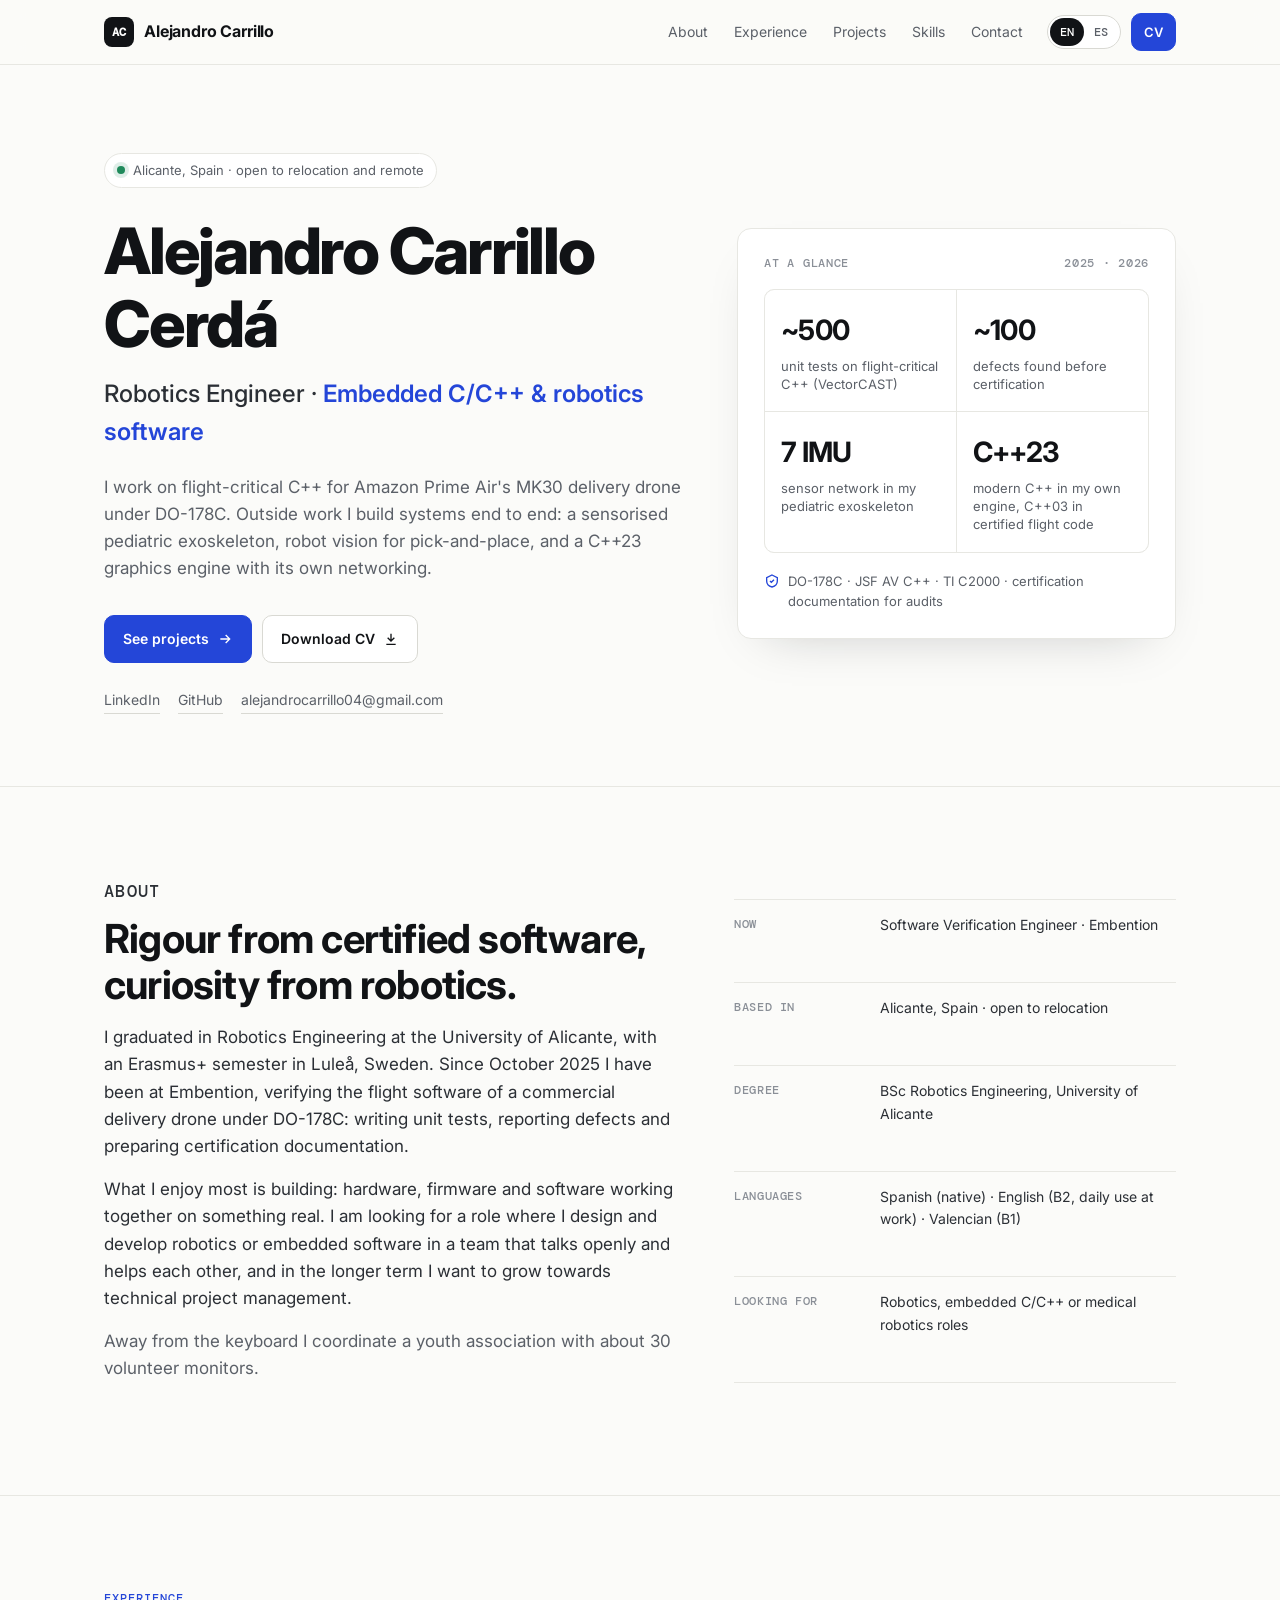
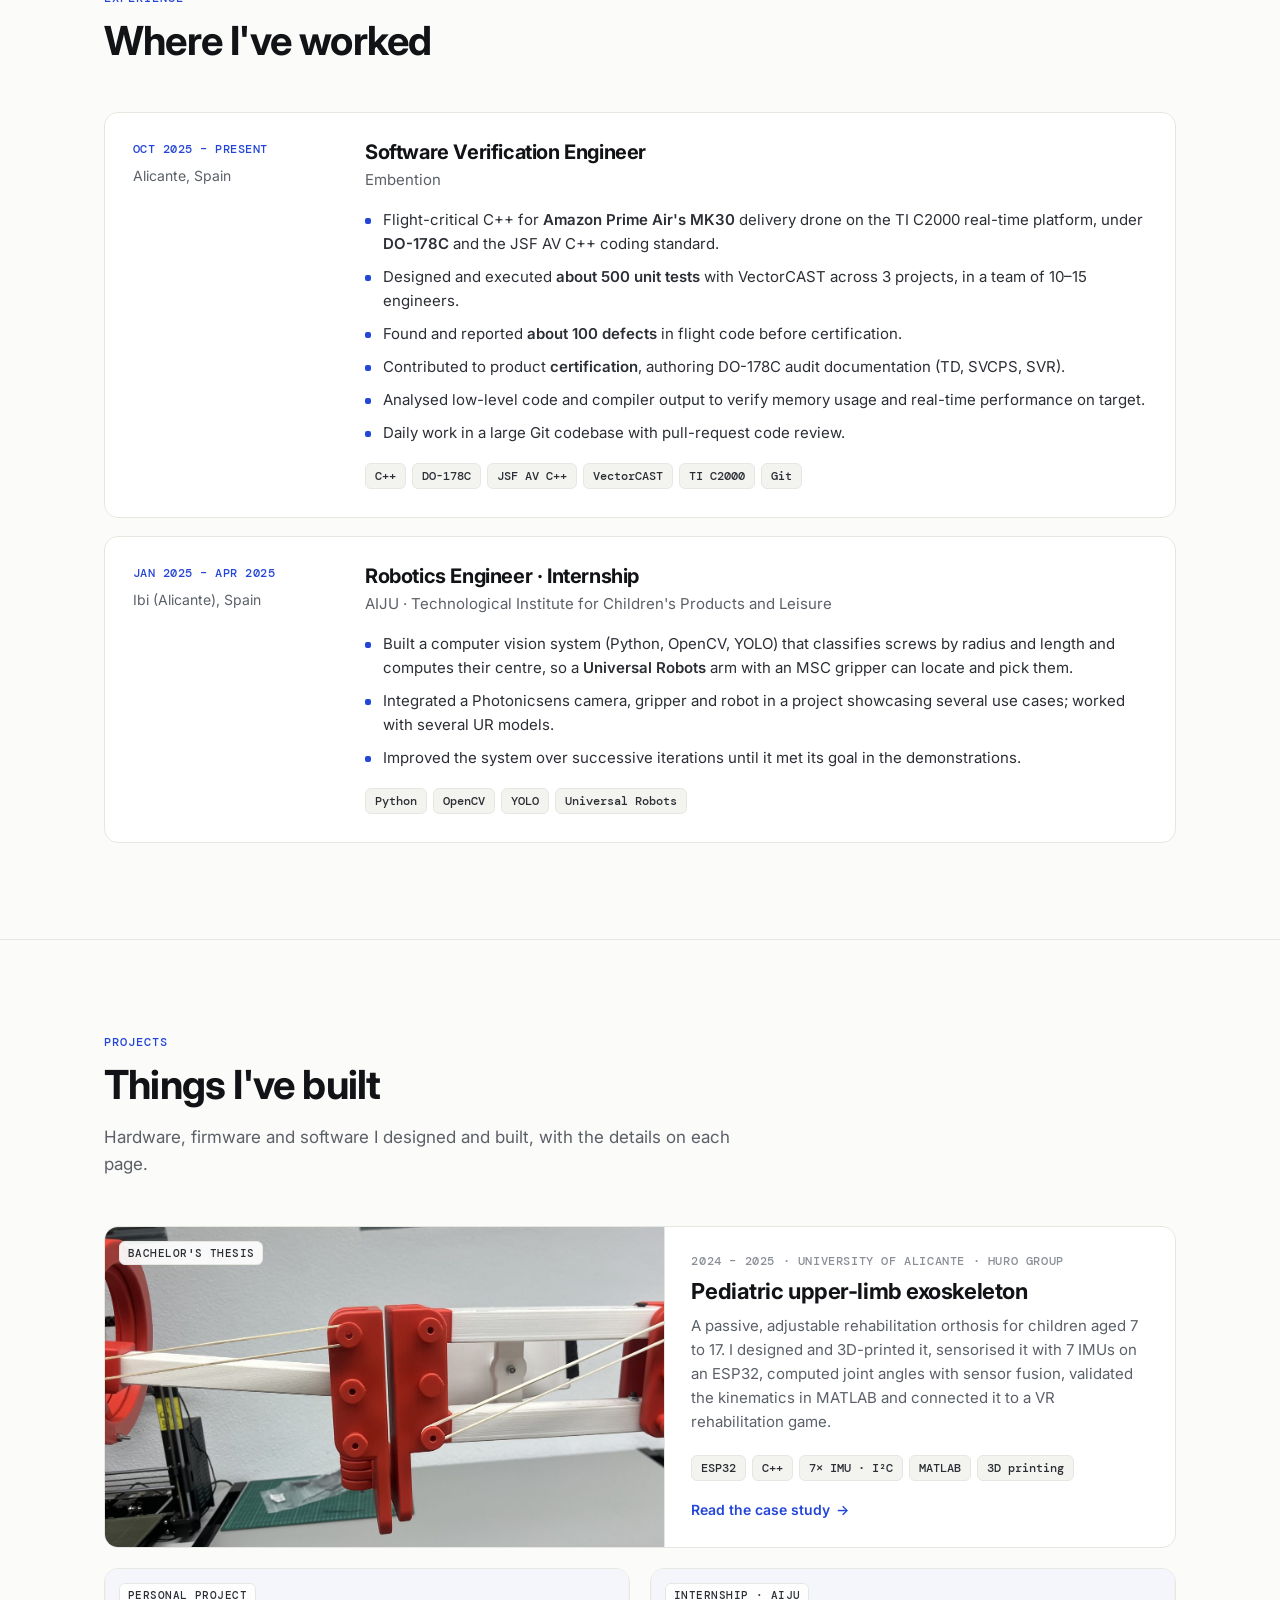
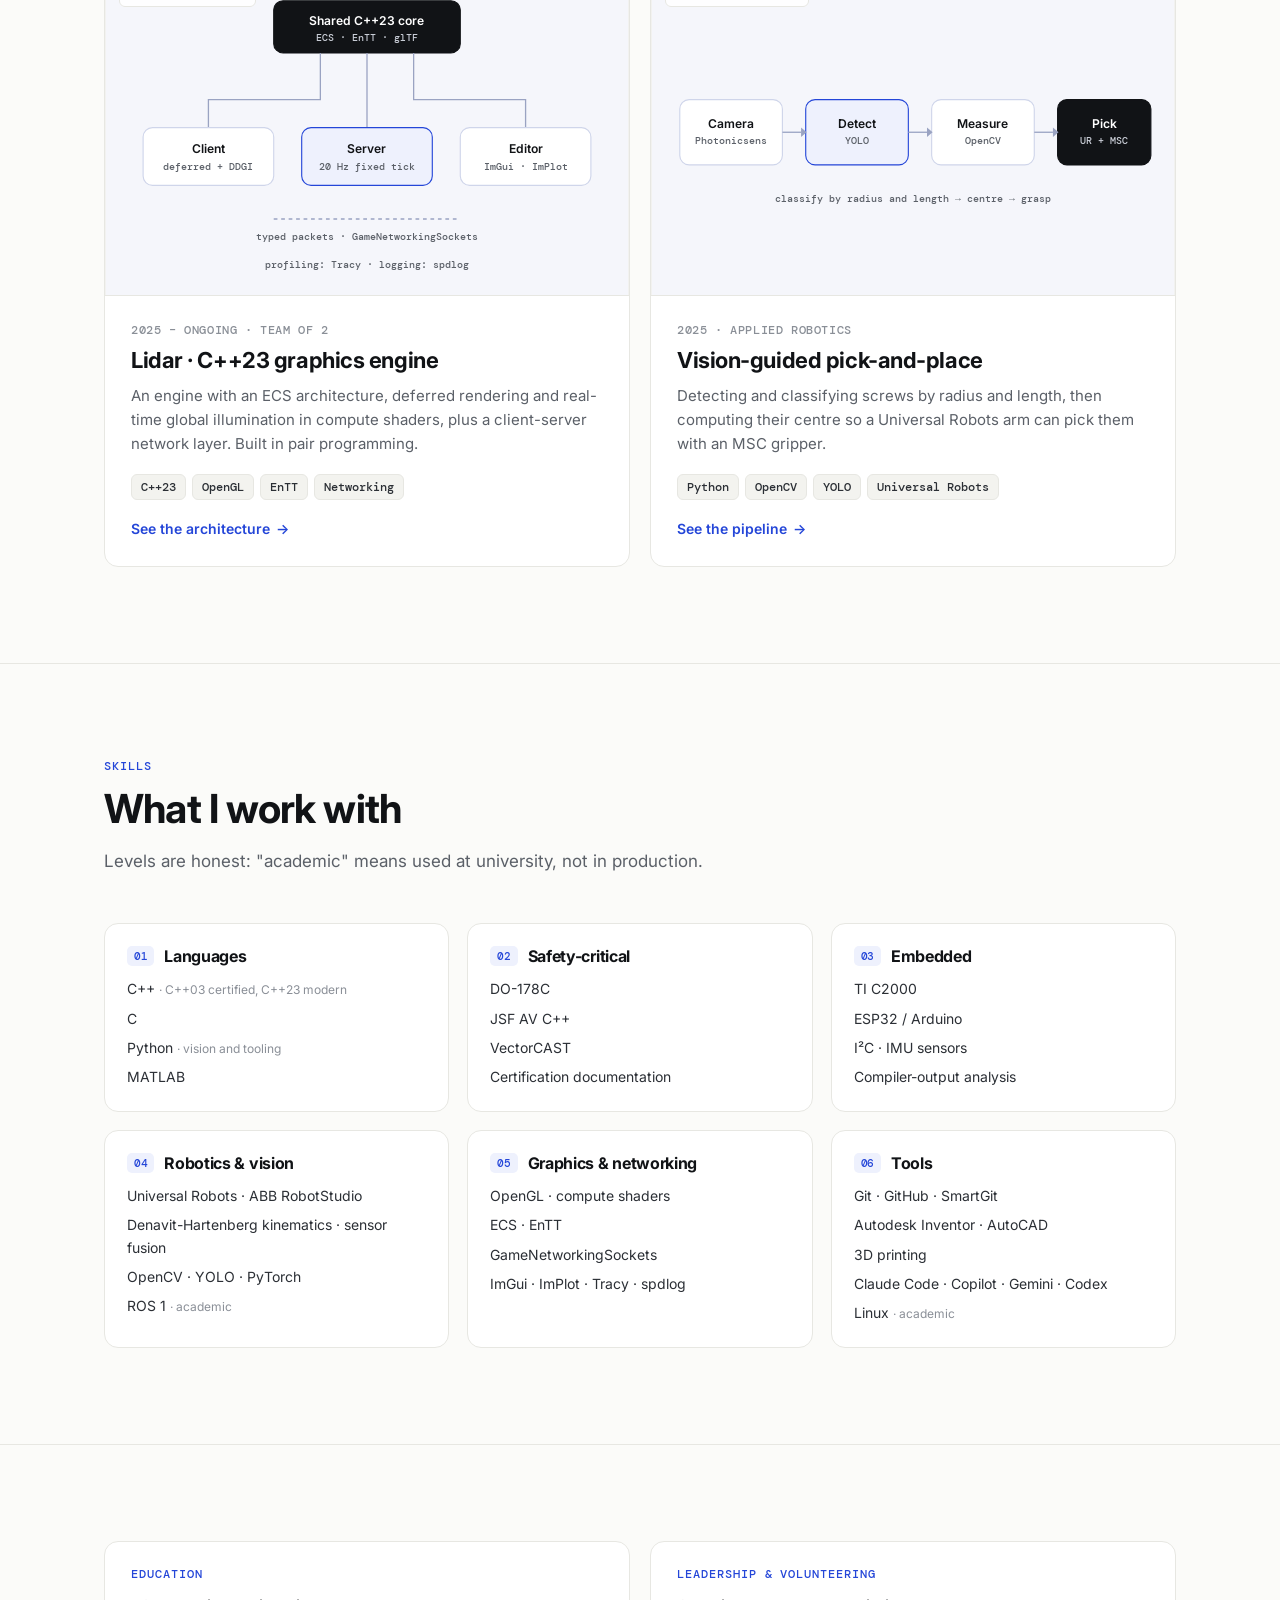
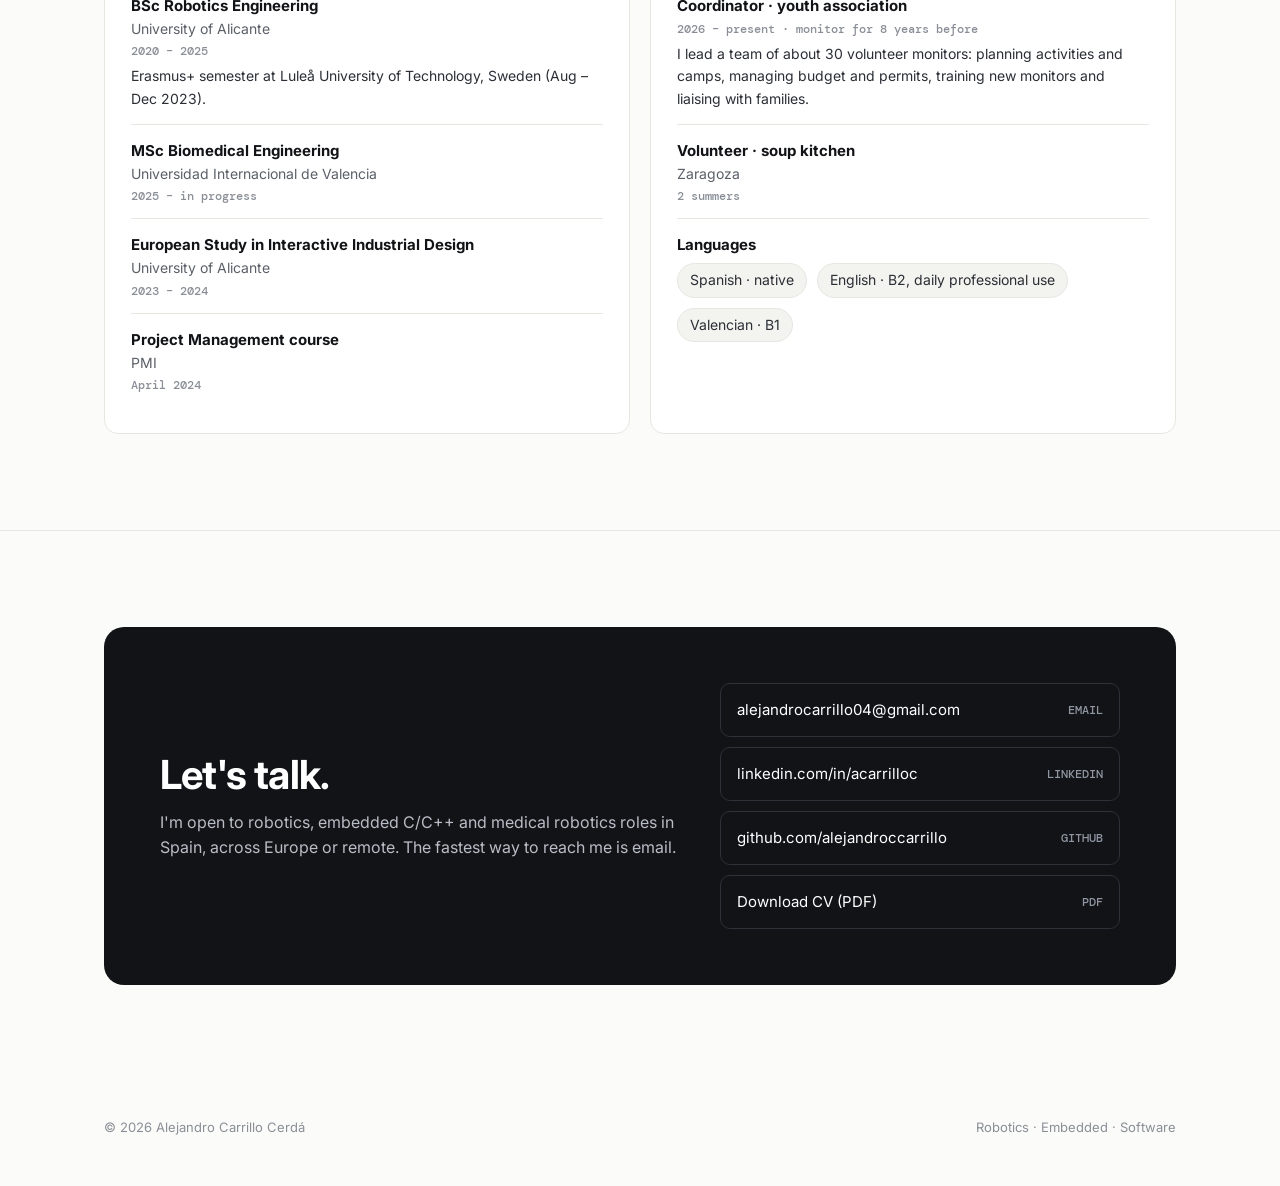
<file: index.html>
<!DOCTYPE html>
<html lang="en" data-ui-lang="en" class="no-js">
<head>
  <meta charset="UTF-8">
  <meta name="viewport" content="width=device-width, initial-scale=1.0">
  <title>Alejandro Carrillo Cerdá · Robotics & Embedded Software Engineer</title>
  <meta name="title-en" content="Alejandro Carrillo Cerdá · Robotics & Embedded Software Engineer">
  <meta name="title-es" content="Alejandro Carrillo Cerdá · Ingeniero de Robótica y Software Embebido">
  <meta name="description" content="Robotics Engineer working on flight-critical C++ (DO-178C) for Amazon Prime Air's MK30 drone. Embedded C/C++, robotics, computer vision and a C++23 graphics engine.">
  <meta property="og:title" content="Alejandro Carrillo Cerdá · Robotics & Embedded Software Engineer">
  <meta property="og:description" content="Flight-critical C++ under DO-178C, a sensorised pediatric exoskeleton, robot vision and a C++23 engine.">
  <meta property="og:type" content="website">
  <meta property="og:url" content="https://alejandroccarrillo.github.io/">
  <meta property="og:image" content="https://alejandroccarrillo.github.io/assets/exo/assembled-assistive.jpg">
  <link rel="icon" href="favicon.svg" type="image/svg+xml">
  <link rel="preconnect" href="https://fonts.googleapis.com">
  <link rel="preconnect" href="https://fonts.gstatic.com" crossorigin>
  <link href="https://fonts.googleapis.com/css2?family=DM+Mono:wght@400;500&family=Inter:wght@400;500;600;700;800&display=swap" rel="stylesheet">
  <link rel="stylesheet" href="style.css?v=7">
  <script>(function(){var l;try{l=localStorage.getItem('lang')}catch(e){}if(!l){l=(navigator.language||'en').toLowerCase().indexOf('es')===0?'es':'en'}document.documentElement.setAttribute('data-ui-lang',l);document.documentElement.setAttribute('lang',l)})();</script>
</head>
<body>
  <header class="nav">
    <div class="wrap">
      <a class="brand" href="#top"><span class="brand-mark">AC</span><span>Alejandro Carrillo</span></a>
      <nav class="nav-links" id="nav-links">
        <a href="#about"><span data-lang="en">About</span><span data-lang="es">Sobre mí</span></a>
        <a href="#experience"><span data-lang="en">Experience</span><span data-lang="es">Experiencia</span></a>
        <a href="#projects"><span data-lang="en">Projects</span><span data-lang="es">Proyectos</span></a>
        <a href="#skills"><span data-lang="en">Skills</span><span data-lang="es">Habilidades</span></a>
        <a href="#contact"><span data-lang="en">Contact</span><span data-lang="es">Contacto</span></a>
      </nav>
      <div class="nav-actions">
        <div class="lang-toggle" role="group" aria-label="Language">
          <button type="button" data-set="en" aria-pressed="true">EN</button>
          <button type="button" data-set="es" aria-pressed="false">ES</button>
        </div>
        <a class="btn btn-sm btn-primary" href="Alejandro_Carrillo_CV_EN.pdf" data-href-en="Alejandro_Carrillo_CV_EN.pdf" data-href-es="Alejandro_Carrillo_CV_ES.pdf" target="_blank" rel="noopener">CV</a>
        <button class="menu-toggle" type="button" aria-label="Menu" aria-controls="nav-links" aria-expanded="false"><svg viewBox="0 0 24 24" fill="none" stroke="currentColor" stroke-width="2" stroke-linecap="round"><path d="M4 7h16M4 12h16M4 17h16"/></svg></button>
      </div>
    </div>
  </header>

  <main id="top">
    <!-- ================= HERO ================= -->
    <section class="hero">
      <div class="wrap hero-grid">
        <div class="reveal">
          <div class="status"><i></i>
            <span data-lang="en">Alicante, Spain · open to relocation and remote</span>
            <span data-lang="es">Alicante, España · disponible para reubicación y remoto</span>
          </div>
          <h1>Alejandro Carrillo Cerdá</h1>
          <p class="role" data-lang="en">Robotics Engineer · <b>Embedded C/C++ & robotics software</b></p>
          <p class="role" data-lang="es">Ingeniero en Robótica · <b>C/C++ embebido y software para robótica</b></p>
          <p class="lead" data-lang="en">I work on flight-critical C++ for Amazon Prime Air's MK30 delivery drone under DO-178C. Outside work I build systems end to end: a sensorised pediatric exoskeleton, robot vision for pick-and-place, and a C++23 graphics engine with its own networking.</p>
          <p class="lead" data-lang="es">Trabajo en software de vuelo crítico en C++ para el dron de reparto MK30 de Amazon Prime Air, bajo DO-178C. Fuera del trabajo construyo sistemas de principio a fin: un exoesqueleto pediátrico sensorizado, visión artificial para pick-and-place y un motor gráfico en C++23 con red propia.</p>
          <div class="hero-actions">
            <a class="btn btn-primary" href="#projects"><span data-lang="en">See projects</span><span data-lang="es">Ver proyectos</span> <svg viewBox="0 0 24 24" fill="none" stroke="currentColor" stroke-width="2"><path d="M5 12h14M13 6l6 6-6 6"/></svg></a>
            <a class="btn" href="Alejandro_Carrillo_CV_EN.pdf" data-href-en="Alejandro_Carrillo_CV_EN.pdf" data-href-es="Alejandro_Carrillo_CV_ES.pdf" target="_blank" rel="noopener"><span data-lang="en">Download CV</span><span data-lang="es">Descargar CV</span> <svg viewBox="0 0 24 24" fill="none" stroke="currentColor" stroke-width="2"><path d="M12 4v11M7 10l5 5 5-5M5 20h14"/></svg></a>
          </div>
          <div class="hero-links">
            <a href="https://linkedin.com/in/acarrilloc" target="_blank" rel="noopener">LinkedIn</a>
            <a href="https://github.com/alejandroccarrillo" target="_blank" rel="noopener">GitHub</a>
            <a href="mailto:alejandrocarrillo04@gmail.com">alejandrocarrillo04@gmail.com</a>
          </div>
        </div>

        <aside class="spec-card reveal" aria-label="Highlights">
          <div class="spec-head"><span data-lang="en">At a glance</span><span data-lang="es">En resumen</span><span>2025 · 2026</span></div>
          <div class="metrics">
            <div class="metric"><b>~500</b><span data-lang="en">unit tests on flight-critical C++ (VectorCAST)</span><span data-lang="es">pruebas unitarias en C++ de vuelo crítico (VectorCAST)</span></div>
            <div class="metric"><b>~100</b><span data-lang="en">defects found before certification</span><span data-lang="es">defectos detectados antes de la certificación</span></div>
            <div class="metric"><b>7 IMU</b><span data-lang="en">sensor network in my pediatric exoskeleton</span><span data-lang="es">red de sensores de mi exoesqueleto pediátrico</span></div>
            <div class="metric"><b>C++23</b><span data-lang="en">modern C++ in my own engine, C++03 in certified flight code</span><span data-lang="es">C++ moderno en mi motor, C++03 en código de vuelo certificado</span></div>
          </div>
          <p class="spec-foot"><svg viewBox="0 0 24 24" fill="none" stroke="currentColor" stroke-width="2"><path d="M12 3l8 4v5c0 5-3.5 8-8 9-4.5-1-8-4-8-9V7l8-4z"/><path d="M9 12l2 2 4-4"/></svg>
            <span data-lang="en">DO-178C · JSF AV C++ · TI C2000 · certification documentation for audits</span>
            <span data-lang="es">DO-178C · JSF AV C++ · TI C2000 · documentación de certificación para auditorías</span>
          </p>
        </aside>
      </div>
    </section>

    <!-- ================= ABOUT ================= -->
    <section id="about" class="section">
      <div class="wrap about-grid">
        <div class="about-text reveal">
          <p class="kicker"><span data-lang="en">About</span><span data-lang="es">Sobre mí</span></p>
          <h2 class="section-title" data-lang="en">Rigour from certified software, curiosity from robotics.</h2>
          <h2 class="section-title" data-lang="es">El rigor del software certificado y la curiosidad de la robótica.</h2>
          <p data-lang="en">I graduated in Robotics Engineering at the University of Alicante, with an Erasmus+ semester in Luleå, Sweden. Since October 2025 I have been at Embention, verifying the flight software of a commercial delivery drone under DO-178C: writing unit tests, reporting defects and preparing certification documentation.</p>
          <p data-lang="es">Me gradué en Ingeniería Robótica en la Universidad de Alicante, con un semestre Erasmus+ en Luleå (Suecia). Desde octubre de 2025 estoy en Embention, verificando el software de vuelo de un dron de reparto comercial bajo DO-178C: pruebas unitarias, reporte de defectos y documentación de certificación.</p>
          <p data-lang="en">What I enjoy most is building: hardware, firmware and software working together on something real. I am looking for a role where I design and develop robotics or embedded software in a team that talks openly and helps each other, and in the longer term I want to grow towards technical project management.</p>
          <p data-lang="es">Lo que más disfruto es construir: hardware, firmware y software funcionando juntos en algo real. Busco un puesto donde diseñar y desarrollar software de robótica o embebido, en un equipo que se comunique y se ayude, y a más largo plazo quiero crecer hacia la gestión técnica de proyectos.</p>
          <p class="muted" data-lang="en">Away from the keyboard I coordinate a youth association with about 30 volunteer monitors.</p>
          <p class="muted" data-lang="es">Fuera del teclado coordino una asociación juvenil con unos 30 monitores voluntarios.</p>
        </div>
        <dl class="facts reveal">
          <div><dt data-lang="en">Now</dt><dt data-lang="es">Ahora</dt><dd>Software Verification Engineer · Embention</dd></div>
          <div><dt data-lang="en">Based in</dt><dt data-lang="es">Ubicación</dt><dd data-lang="en">Alicante, Spain · open to relocation</dd><dd data-lang="es">Alicante, España · abierto a reubicarme</dd></div>
          <div><dt data-lang="en">Degree</dt><dt data-lang="es">Formación</dt><dd data-lang="en">BSc Robotics Engineering, University of Alicante</dd><dd data-lang="es">Grado en Ingeniería Robótica, Universidad de Alicante</dd></div>
          <div><dt data-lang="en">Languages</dt><dt data-lang="es">Idiomas</dt><dd data-lang="en">Spanish (native) · English (B2, daily use at work) · Valencian (B1)</dd><dd data-lang="es">Castellano (nativo) · Inglés (B2, uso diario en el trabajo) · Valenciano (B1)</dd></div>
          <div><dt data-lang="en">Looking for</dt><dt data-lang="es">Busco</dt><dd data-lang="en">Robotics, embedded C/C++ or medical robotics roles</dd><dd data-lang="es">Puestos de robótica, C/C++ embebido o robótica médica</dd></div>
        </dl>
      </div>
    </section>

    <!-- ================= EXPERIENCE ================= -->
    <section id="experience" class="section">
      <div class="wrap">
        <div class="section-head reveal">
          <p class="kicker"><span data-lang="en">Experience</span><span data-lang="es">Experiencia</span></p>
          <h2 class="section-title" data-lang="en">Where I've worked</h2>
          <h2 class="section-title" data-lang="es">Dónde he trabajado</h2>
        </div>
        <div class="timeline">
          <article class="job reveal">
            <div class="job-meta">
              <span class="date" data-lang="en">Oct 2025 – Present</span><span class="date" data-lang="es">Oct. 2025 – Actualidad</span>
              <span>Alicante, <span data-lang="en">Spain</span><span data-lang="es">España</span></span>
            </div>
            <div>
              <h3 data-lang="en">Software Verification Engineer</h3><h3 data-lang="es">Ingeniero de Verificación de Software</h3>
              <p class="org">Embention</p>
              <ul data-lang="en">
                <li>Flight-critical C++ for <b>Amazon Prime Air's MK30</b> delivery drone on the TI C2000 real-time platform, under <b>DO-178C</b> and the JSF AV C++ coding standard.</li>
                <li>Designed and executed <b>about 500 unit tests</b> with VectorCAST across 3 projects, in a team of 10–15 engineers.</li>
                <li>Found and reported <b>about 100 defects</b> in flight code before certification.</li>
                <li>Contributed to product <b>certification</b>, authoring DO-178C audit documentation (TD, SVCPS, SVR).</li>
                <li>Analysed low-level code and compiler output to verify memory usage and real-time performance on target.</li>
                <li>Daily work in a large Git codebase with pull-request code review.</li>
              </ul>
              <ul data-lang="es">
                <li>Software de vuelo crítico en C++ para el dron de reparto <b>MK30 de Amazon Prime Air</b>, sobre la plataforma de tiempo real TI C2000, bajo <b>DO-178C</b> y la norma de codificación JSF AV C++.</li>
                <li>Diseño y ejecución de <b>unas 500 pruebas unitarias</b> con VectorCAST en 3 proyectos, en un equipo de 10–15 ingenieros.</li>
                <li>Detección y reporte de <b>unos 100 defectos</b> en código de vuelo antes de su certificación.</li>
                <li>Participación en la <b>certificación</b> del producto: documentación para auditorías DO-178C (TD, SVCPS, SVR).</li>
                <li>Análisis de código de bajo nivel y de la salida del compilador para verificar memoria y rendimiento en tiempo real en el target.</li>
                <li>Trabajo diario en un codebase Git de gran tamaño con revisión de código mediante pull requests.</li>
              </ul>
              <div class="tags"><span>C++</span><span>DO-178C</span><span>JSF AV C++</span><span>VectorCAST</span><span>TI C2000</span><span>Git</span></div>
            </div>
          </article>
          <article class="job reveal">
            <div class="job-meta">
              <span class="date" data-lang="en">Jan 2025 – Apr 2025</span><span class="date" data-lang="es">Ene. 2025 – Abr. 2025</span>
              <span>Ibi (Alicante), <span data-lang="en">Spain</span><span data-lang="es">España</span></span>
            </div>
            <div>
              <h3 data-lang="en">Robotics Engineer · Internship</h3><h3 data-lang="es">Ingeniero Robótico · Prácticas</h3>
              <p class="org">AIJU · <span data-lang="en">Technological Institute for Children's Products and Leisure</span><span data-lang="es">Instituto Tecnológico de Producto Infantil y Ocio</span></p>
              <ul data-lang="en">
                <li>Built a computer vision system (Python, OpenCV, YOLO) that classifies screws by radius and length and computes their centre, so a <b>Universal Robots</b> arm with an MSC gripper can locate and pick them.</li>
                <li>Integrated a Photonicsens camera, gripper and robot in a project showcasing several use cases; worked with several UR models.</li>
                <li>Improved the system over successive iterations until it met its goal in the demonstrations.</li>
              </ul>
              <ul data-lang="es">
                <li>Desarrollo de un sistema de visión artificial (Python, OpenCV, YOLO) que clasifica tornillos por radio y longitud y calcula su centro para que un brazo <b>Universal Robots</b> con pinza MSC los localice y los coja.</li>
                <li>Integración de cámara Photonicsens, pinza y robot en un proyecto que mostraba varios casos de uso; trabajo con distintos modelos de UR.</li>
                <li>Mejora del sistema mediante iteraciones sucesivas hasta cumplir su objetivo en las demostraciones.</li>
              </ul>
              <div class="tags"><span>Python</span><span>OpenCV</span><span>YOLO</span><span>Universal Robots</span></div>
            </div>
          </article>
        </div>
      </div>
    </section>

    <!-- ================= PROJECTS ================= -->
    <section id="projects" class="section">
      <div class="wrap">
        <div class="section-head reveal">
          <p class="kicker"><span data-lang="en">Projects</span><span data-lang="es">Proyectos</span></p>
          <h2 class="section-title" data-lang="en">Things I've built</h2>
          <h2 class="section-title" data-lang="es">Lo que he construido</h2>
          <p class="section-intro" data-lang="en">Hardware, firmware and software I designed and built, with the details on each page.</p>
          <p class="section-intro" data-lang="es">Hardware, firmware y software que he diseñado y construido, con los detalles en cada página.</p>
        </div>
        <div class="projects">
          <a class="project featured reveal" href="exoskeleton.html">
            <div class="project-media">
              <img src="assets/exo/assembled-assistive.jpg" alt="3D-printed pediatric upper-limb exoskeleton prototype with elastic bands" loading="lazy">
              <span class="badge" data-lang="en">Bachelor's thesis</span><span class="badge" data-lang="es">TFG</span>
            </div>
            <div class="project-body">
              <p class="meta">2024 – 2025 · <span data-lang="en">University of Alicante · HURO group</span><span data-lang="es">Universidad de Alicante · grupo HURO</span></p>
              <h3 data-lang="en">Pediatric upper-limb exoskeleton</h3><h3 data-lang="es">Exoesqueleto pediátrico de miembro superior</h3>
              <p data-lang="en">A passive, adjustable rehabilitation orthosis for children aged 7 to 17. I designed and 3D-printed it, sensorised it with 7 IMUs on an ESP32, computed joint angles with sensor fusion, validated the kinematics in MATLAB and connected it to a VR rehabilitation game.</p>
              <p data-lang="es">Una órtesis de rehabilitación pasiva y ajustable para niños de 7 a 17 años. La diseñé e imprimí en 3D, la sensoricé con 7 IMU sobre una ESP32, calculé los ángulos articulares con fusión de sensores, validé la cinemática en MATLAB y la conecté a un juego de rehabilitación en realidad virtual.</p>
              <div class="tags"><span>ESP32</span><span>C++</span><span>7× IMU · I²C</span><span>MATLAB</span><span>3D printing</span></div>
              <span class="more"><span data-lang="en">Read the case study</span><span data-lang="es">Ver el proyecto</span> →</span>
            </div>
          </a>

          <a class="project reveal" href="lidar.html">
            <div class="project-media">
              <svg viewBox="0 0 560 350" role="img" aria-label="Lidar engine architecture: one codebase builds client, server and editor">
                <rect class="dg-bg" width="560" height="350"/>
                <rect class="dg-box dark" x="180" y="34" width="200" height="56" rx="10"/><text class="dg-w" x="280" y="60" text-anchor="middle">Shared C++23 core</text><text class="dg-ws" x="280" y="77" text-anchor="middle">ECS · EnTT · glTF</text>
                <path class="dg-line" d="M230 90 V140 H110 V170"/><path class="dg-line" d="M280 90 V170"/><path class="dg-line" d="M330 90 V140 H450 V170"/>
                <rect class="dg-box" x="40" y="170" width="140" height="62" rx="10"/><text class="dg-t" x="110" y="197" text-anchor="middle">Client</text><text class="dg-s" x="110" y="215" text-anchor="middle">deferred + DDGI</text>
                <rect class="dg-box acc" x="210" y="170" width="140" height="62" rx="10"/><text class="dg-t" x="280" y="197" text-anchor="middle">Server</text><text class="dg-s" x="280" y="215" text-anchor="middle">20 Hz fixed tick</text>
                <rect class="dg-box" x="380" y="170" width="140" height="62" rx="10"/><text class="dg-t" x="450" y="197" text-anchor="middle">Editor</text><text class="dg-s" x="450" y="215" text-anchor="middle">ImGui · ImPlot</text>
                <path class="dg-line" d="M180 268 H380" stroke-dasharray="4 4"/><text class="dg-s" x="280" y="290" text-anchor="middle">typed packets · GameNetworkingSockets</text>
                <text class="dg-s" x="280" y="320" text-anchor="middle">profiling: Tracy · logging: spdlog</text>
              </svg>
              <span class="badge" data-lang="en">Personal project</span><span class="badge" data-lang="es">Proyecto personal</span>
            </div>
            <div class="project-body">
              <p class="meta">2025 – <span data-lang="en">ongoing · team of 2</span><span data-lang="es">en curso · equipo de 2</span></p>
              <h3 data-lang="en">Lidar · C++23 graphics engine</h3><h3 data-lang="es">Lidar · motor gráfico en C++23</h3>
              <p data-lang="en">An engine with an ECS architecture, deferred rendering and real-time global illumination in compute shaders, plus a client-server network layer. Built in pair programming.</p>
              <p data-lang="es">Un motor con arquitectura ECS, renderizado diferido e iluminación global en tiempo real en compute shaders, más una capa de red cliente-servidor. Desarrollado en pair programming.</p>
              <div class="tags"><span>C++23</span><span>OpenGL</span><span>EnTT</span><span>Networking</span></div>
              <span class="more"><span data-lang="en">See the architecture</span><span data-lang="es">Ver la arquitectura</span> →</span>
            </div>
          </a>

          <a class="project reveal" href="vision.html">
            <div class="project-media">
              <svg viewBox="0 0 560 350" role="img" aria-label="Vision pipeline: camera, YOLO detection, measurement and pick with a Universal Robots arm">
                <rect class="dg-bg" width="560" height="350"/>
                <rect class="dg-box" x="30" y="140" width="110" height="70" rx="10"/><text class="dg-t" x="85" y="170" text-anchor="middle">Camera</text><text class="dg-s" x="85" y="188" text-anchor="middle">Photonicsens</text>
                <rect class="dg-box acc" x="165" y="140" width="110" height="70" rx="10"/><text class="dg-t" x="220" y="170" text-anchor="middle">Detect</text><text class="dg-s" x="220" y="188" text-anchor="middle">YOLO</text>
                <rect class="dg-box" x="300" y="140" width="110" height="70" rx="10"/><text class="dg-t" x="355" y="170" text-anchor="middle">Measure</text><text class="dg-s" x="355" y="188" text-anchor="middle">OpenCV</text>
                <rect class="dg-box dark" x="435" y="140" width="100" height="70" rx="10"/><text class="dg-w" x="485" y="170" text-anchor="middle">Pick</text><text class="dg-ws" x="485" y="188" text-anchor="middle">UR + MSC</text>
                <path class="dg-line" d="M140 175 H160"/><path class="dg-arrow" d="M160 170 l6 5 -6 5z"/>
                <path class="dg-line" d="M275 175 H295"/><path class="dg-arrow" d="M295 170 l6 5 -6 5z"/>
                <path class="dg-line" d="M410 175 H430"/><path class="dg-arrow" d="M430 170 l6 5 -6 5z"/>
                <text class="dg-s" x="280" y="250" text-anchor="middle">classify by radius and length → centre → grasp</text>
              </svg>
              <span class="badge" data-lang="en">Internship · AIJU</span><span class="badge" data-lang="es">Prácticas · AIJU</span>
            </div>
            <div class="project-body">
              <p class="meta">2025 · <span data-lang="en">Applied robotics</span><span data-lang="es">Robótica aplicada</span></p>
              <h3 data-lang="en">Vision-guided pick-and-place</h3><h3 data-lang="es">Pick-and-place guiado por visión</h3>
              <p data-lang="en">Detecting and classifying screws by radius and length, then computing their centre so a Universal Robots arm can pick them with an MSC gripper.</p>
              <p data-lang="es">Detección y clasificación de tornillos por radio y longitud, y cálculo de su centro para que un brazo Universal Robots los coja con una pinza MSC.</p>
              <div class="tags"><span>Python</span><span>OpenCV</span><span>YOLO</span><span>Universal Robots</span></div>
              <span class="more"><span data-lang="en">See the pipeline</span><span data-lang="es">Ver el sistema</span> →</span>
            </div>
          </a>
        </div>
      </div>
    </section>

    <!-- ================= SKILLS ================= -->
    <section id="skills" class="section">
      <div class="wrap">
        <div class="section-head reveal">
          <p class="kicker"><span data-lang="en">Skills</span><span data-lang="es">Habilidades</span></p>
          <h2 class="section-title" data-lang="en">What I work with</h2>
          <h2 class="section-title" data-lang="es">Con qué trabajo</h2>
          <p class="section-intro" data-lang="en">Levels are honest: "academic" means used at university, not in production.</p>
          <p class="section-intro" data-lang="es">Los niveles son honestos: "académico" significa usado en la universidad, no en producción.</p>
        </div>
        <div class="skills">
          <div class="skill reveal"><h3><span>01</span><span data-lang="en">Languages</span><span data-lang="es">Lenguajes</span></h3>
            <ul><li>C++ <small>· C++03 certified, C++23 modern</small></li><li>C</li><li>Python <small data-lang="en">· vision and tooling</small><small data-lang="es">· visión y herramientas</small></li><li>MATLAB</li></ul></div>
          <div class="skill reveal"><h3><span>02</span><span data-lang="en">Safety-critical</span><span data-lang="es">Software crítico</span></h3>
            <ul><li>DO-178C</li><li>JSF AV C++</li><li>VectorCAST</li><li data-lang="en">Certification documentation</li><li data-lang="es">Documentación de certificación</li></ul></div>
          <div class="skill reveal"><h3><span>03</span><span data-lang="en">Embedded</span><span data-lang="es">Embebido</span></h3>
            <ul><li>TI C2000</li><li>ESP32 / Arduino</li><li>I²C · IMU sensors</li><li data-lang="en">Compiler-output analysis</li><li data-lang="es">Análisis de salida del compilador</li></ul></div>
          <div class="skill reveal"><h3><span>04</span><span data-lang="en">Robotics & vision</span><span data-lang="es">Robótica y visión</span></h3>
            <ul><li>Universal Robots · ABB RobotStudio</li><li data-lang="en">Denavit-Hartenberg kinematics · sensor fusion</li><li data-lang="es">Cinemática Denavit-Hartenberg · fusión de sensores</li><li>OpenCV · YOLO · PyTorch</li><li>ROS 1 <small data-lang="en">· academic</small><small data-lang="es">· académico</small></li></ul></div>
          <div class="skill reveal"><h3><span>05</span><span data-lang="en">Graphics & networking</span><span data-lang="es">Gráficos y redes</span></h3>
            <ul><li>OpenGL · compute shaders</li><li>ECS · EnTT</li><li>GameNetworkingSockets</li><li>ImGui · ImPlot · Tracy · spdlog</li></ul></div>
          <div class="skill reveal"><h3><span>06</span><span data-lang="en">Tools</span><span data-lang="es">Herramientas</span></h3>
            <ul><li>Git · GitHub · SmartGit</li><li>Autodesk Inventor · AutoCAD</li><li data-lang="en">3D printing</li><li data-lang="es">Impresión 3D</li><li>Claude Code · Copilot · Gemini · Codex</li><li>Linux <small data-lang="en">· academic</small><small data-lang="es">· académico</small></li></ul></div>
        </div>
      </div>
    </section>

    <!-- ================= EDUCATION + LEADERSHIP ================= -->
    <section class="section">
      <div class="wrap two-col">
        <div class="card reveal">
          <p class="kicker"><span data-lang="en">Education</span><span data-lang="es">Formación</span></p>
          <div class="entry"><b data-lang="en">BSc Robotics Engineering</b><b data-lang="es">Grado en Ingeniería Robótica</b><span data-lang="en">University of Alicante</span><span data-lang="es">Universidad de Alicante</span><span class="when">2020 – 2025</span>
            <p data-lang="en">Erasmus+ semester at Luleå University of Technology, Sweden (Aug – Dec 2023).</p><p data-lang="es">Semestre Erasmus+ en Luleå University of Technology, Suecia (ago. – dic. 2023).</p></div>
          <div class="entry"><b data-lang="en">MSc Biomedical Engineering</b><b data-lang="es">Máster en Ingeniería Biomédica</b><span>Universidad Internacional de Valencia</span><span class="when" data-lang="en">2025 – in progress</span><span class="when" data-lang="es">2025 – en curso</span></div>
          <div class="entry"><b data-lang="en">European Study in Interactive Industrial Design</b><b data-lang="es">Estudio Europeo de Diseño Industrial Interactivo</b><span data-lang="en">University of Alicante</span><span data-lang="es">Universidad de Alicante</span><span class="when">2023 – 2024</span></div>
          <div class="entry"><b data-lang="en">Project Management course</b><b data-lang="es">Curso de Gestión de Proyectos</b><span>PMI</span><span class="when" data-lang="en">April 2024</span><span class="when" data-lang="es">Abril 2024</span></div>
        </div>
        <div class="card reveal">
          <p class="kicker"><span data-lang="en">Leadership & volunteering</span><span data-lang="es">Liderazgo y voluntariado</span></p>
          <div class="entry"><b data-lang="en">Coordinator · youth association</b><b data-lang="es">Coordinador · asociación juvenil</b><span class="when" data-lang="en">2026 – present · monitor for 8 years before</span><span class="when" data-lang="es">2026 – actualidad · 8 años antes como monitor</span>
            <p data-lang="en">I lead a team of about 30 volunteer monitors: planning activities and camps, managing budget and permits, training new monitors and liaising with families.</p>
            <p data-lang="es">Coordino un equipo de unos 30 monitores voluntarios: planificación de actividades y campamentos, gestión de presupuesto y permisos, formación de monitores nuevos y relación con las familias.</p></div>
          <div class="entry"><b data-lang="en">Volunteer · soup kitchen</b><b data-lang="es">Voluntario · comedor social</b><span>Zaragoza</span><span class="when" data-lang="en">2 summers</span><span class="when" data-lang="es">2 veranos</span></div>
          <div class="entry"><b data-lang="en">Languages</b><b data-lang="es">Idiomas</b>
            <div class="lang-row"><span data-lang="en">Spanish · native</span><span data-lang="es">Castellano · nativo</span><span data-lang="en">English · B2, daily professional use</span><span data-lang="es">Inglés · B2, uso profesional diario</span><span data-lang="en">Valencian · B1</span><span data-lang="es">Valenciano · B1</span></div></div>
        </div>
      </div>
    </section>

    <!-- ================= CONTACT ================= -->
    <section id="contact" class="section">
      <div class="wrap">
        <div class="contact-card reveal">
          <div>
            <h2 data-lang="en">Let's talk.</h2><h2 data-lang="es">Hablemos.</h2>
            <p data-lang="en">I'm open to robotics, embedded C/C++ and medical robotics roles in Spain, across Europe or remote. The fastest way to reach me is email.</p>
            <p data-lang="es">Estoy abierto a puestos de robótica, C/C++ embebido y robótica médica en España, en Europa o en remoto. La forma más rápida de contactarme es el email.</p>
          </div>
          <div class="contact-list">
            <a href="mailto:alejandrocarrillo04@gmail.com"><span>alejandrocarrillo04@gmail.com</span><small>EMAIL</small></a>
            <a href="https://linkedin.com/in/acarrilloc" target="_blank" rel="noopener"><span>linkedin.com/in/acarrilloc</span><small>LINKEDIN</small></a>
            <a href="https://github.com/alejandroccarrillo" target="_blank" rel="noopener"><span>github.com/alejandroccarrillo</span><small>GITHUB</small></a>
            <a href="Alejandro_Carrillo_CV_EN.pdf" data-href-en="Alejandro_Carrillo_CV_EN.pdf" data-href-es="Alejandro_Carrillo_CV_ES.pdf" target="_blank" rel="noopener"><span data-lang="en">Download CV (PDF)</span><span data-lang="es">Descargar CV (PDF)</span><small>PDF</small></a>
          </div>
        </div>
      </div>
    </section>
  </main>

  <footer>
    <div class="wrap">
      <span>© <span id="year">2026</span> Alejandro Carrillo Cerdá</span>
      <span data-lang="en">Robotics · Embedded · Software</span><span data-lang="es">Robótica · Embebido · Software</span>
    </div>
  </footer>
  <script src="script.js?v=7"></script>
</body>
</html>
</file>
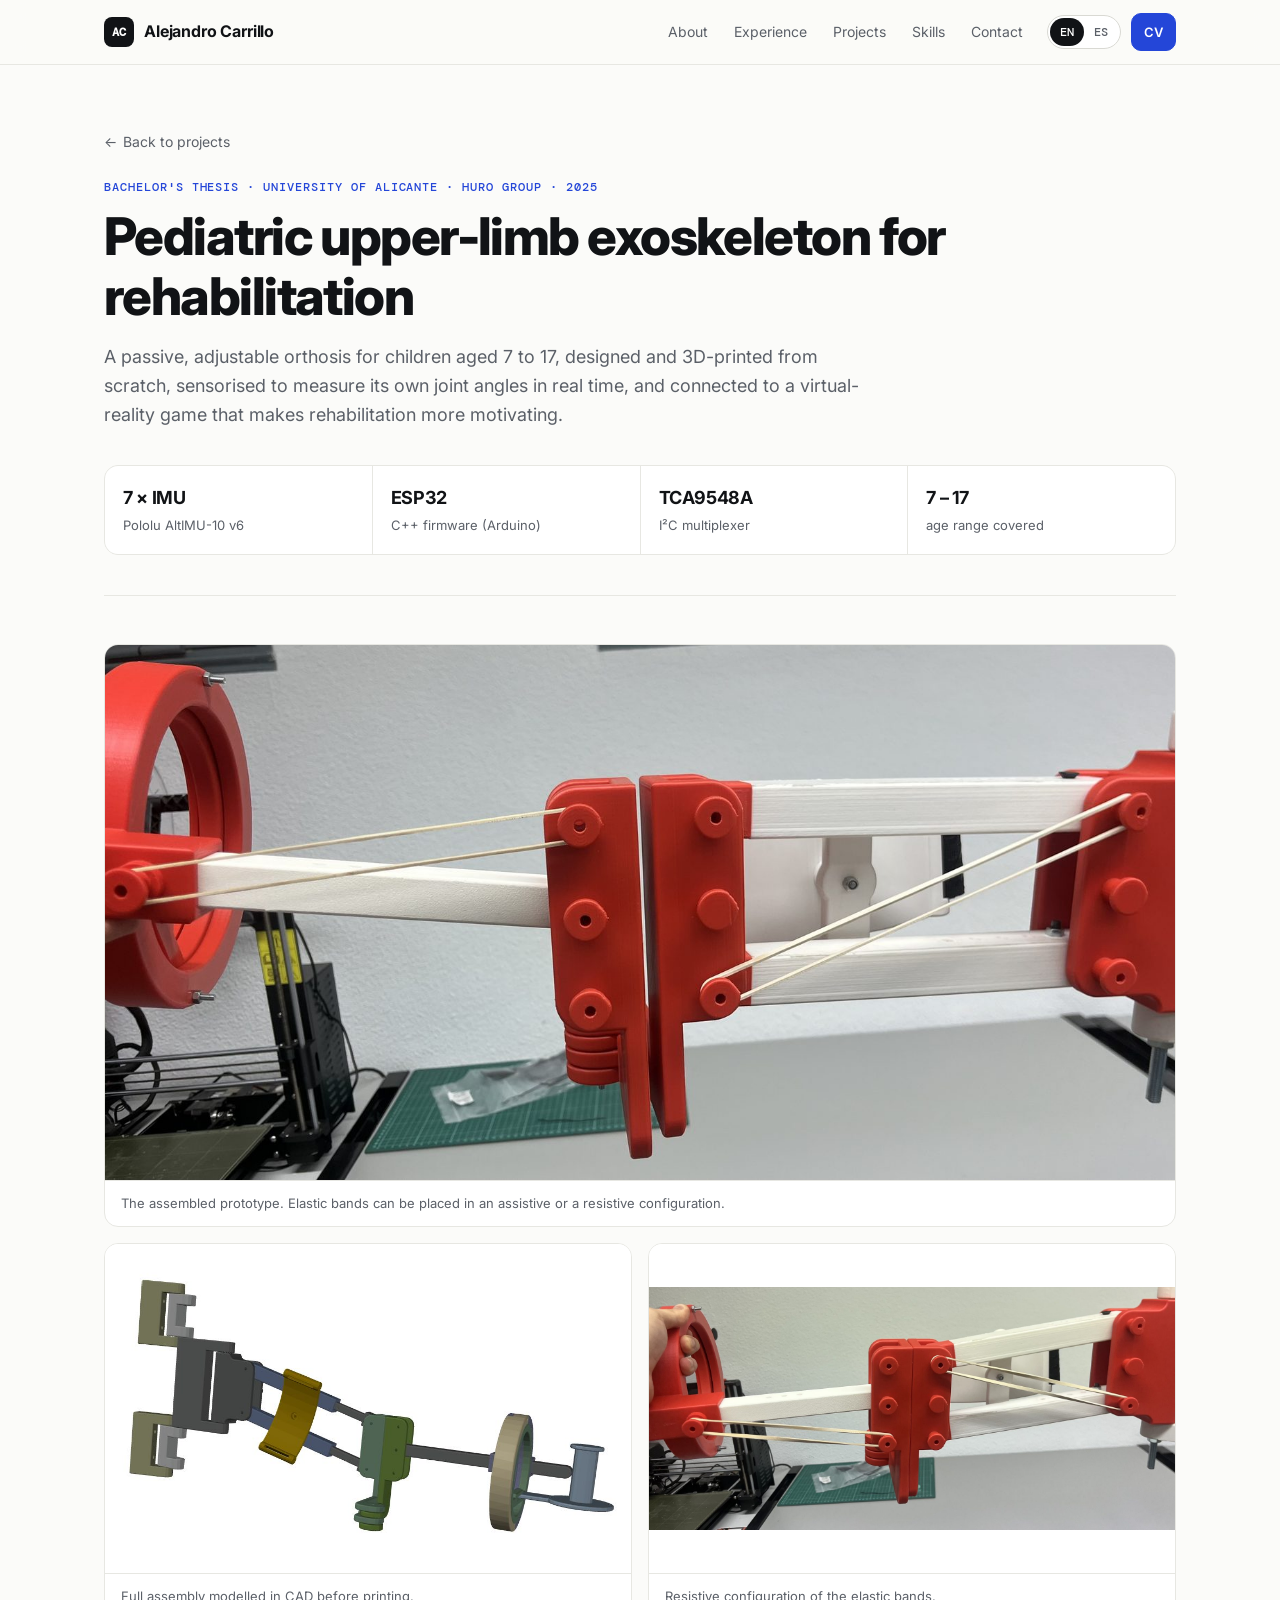
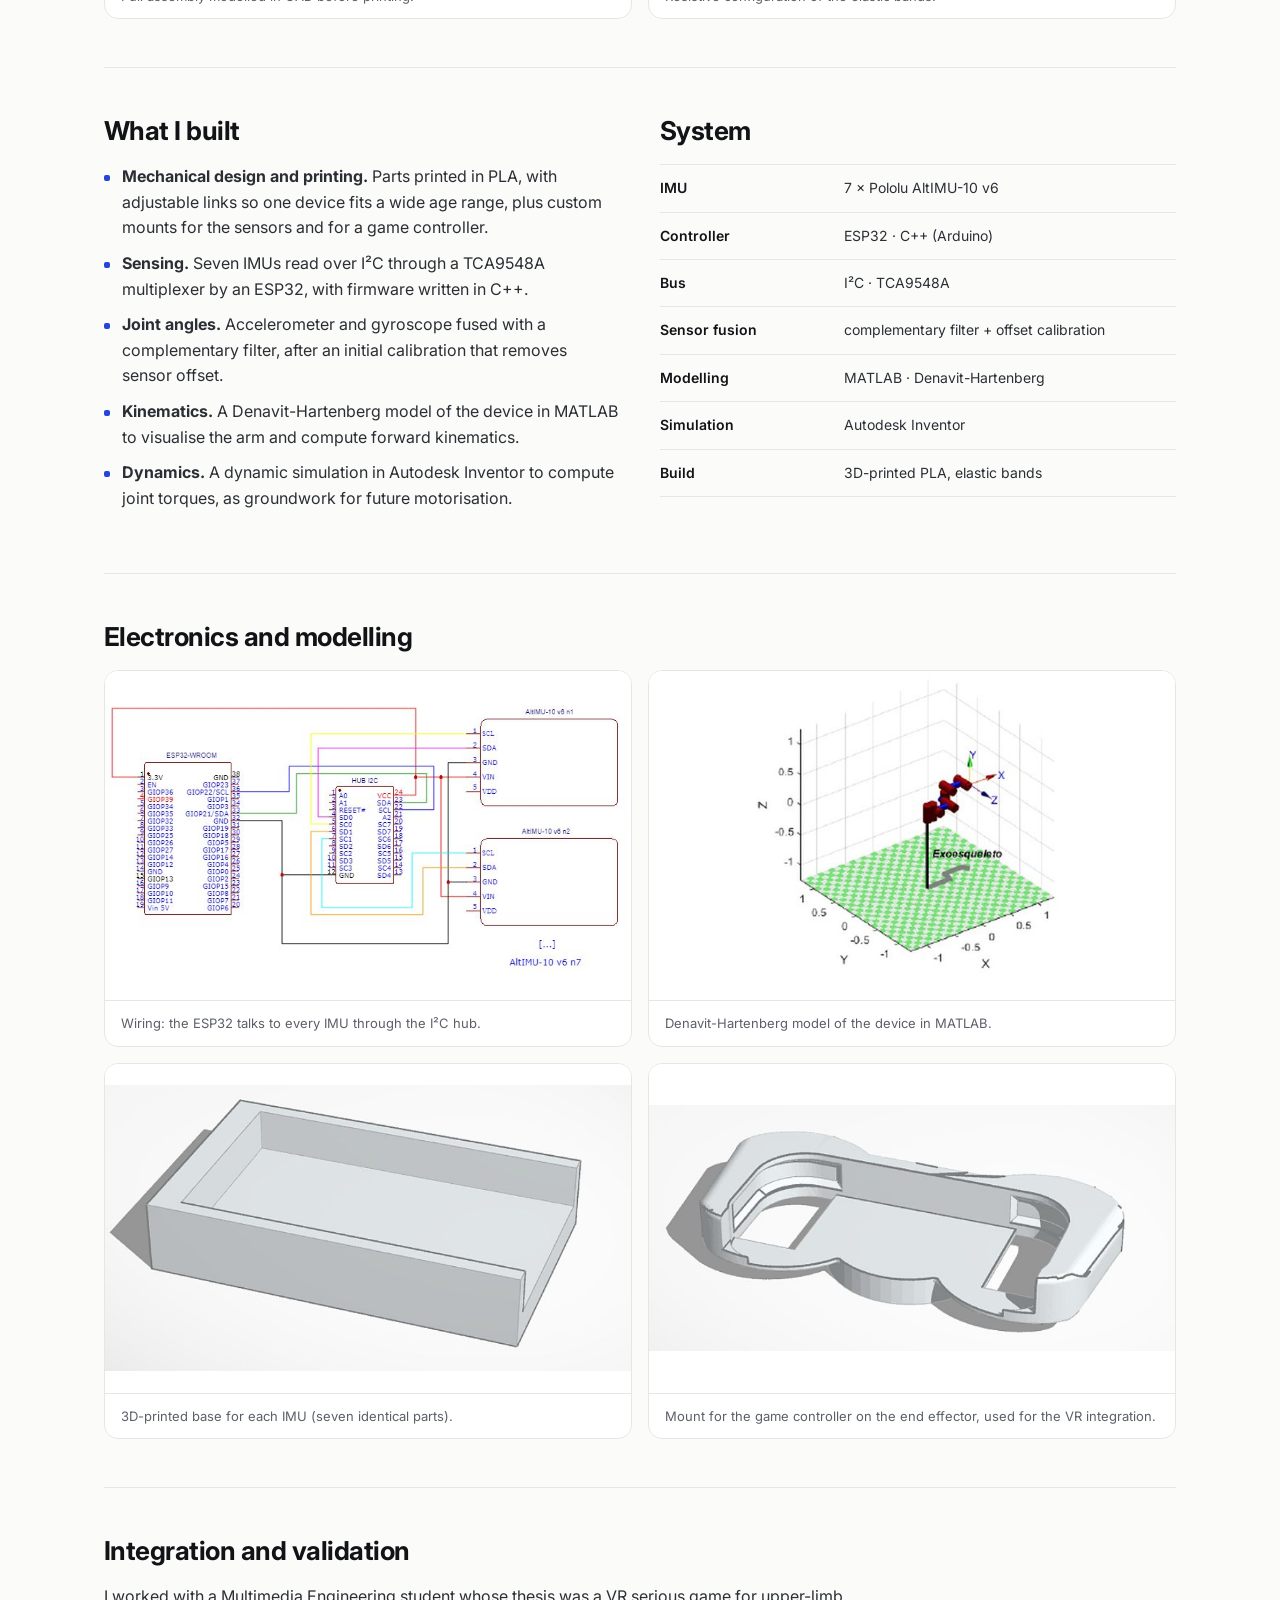
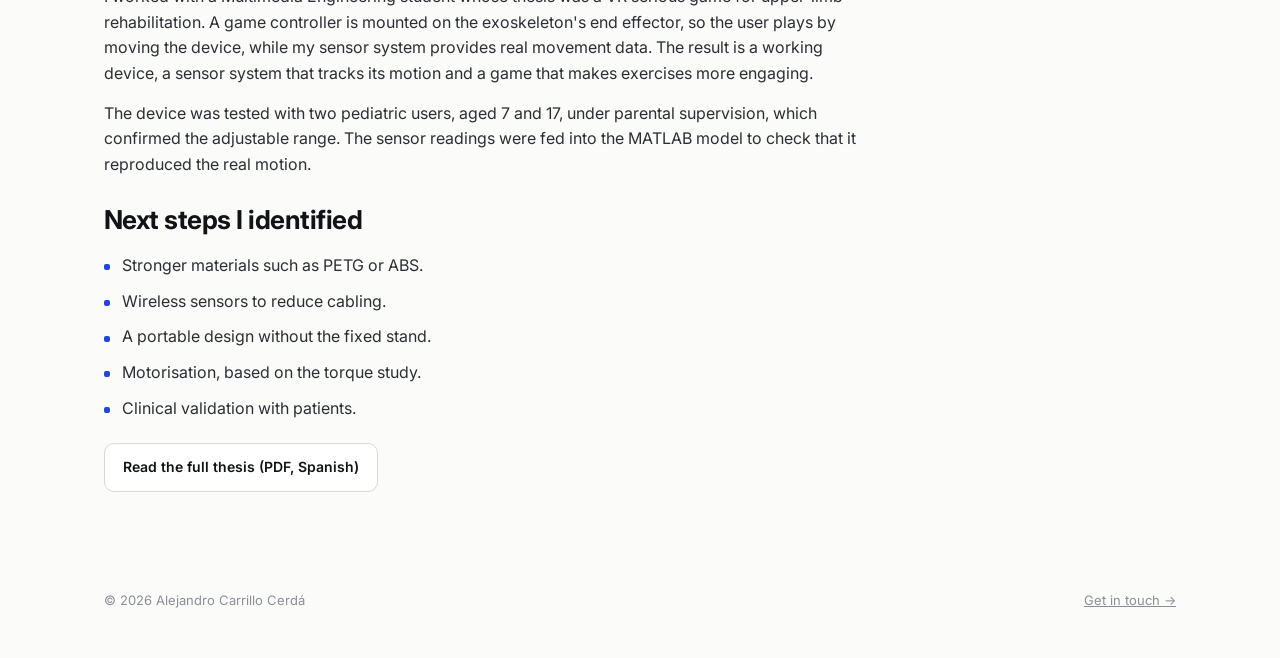
<file: exoskeleton.html>
<!DOCTYPE html>
<html lang="en" data-ui-lang="en" class="no-js">
<head>
  <meta charset="UTF-8">
  <meta name="viewport" content="width=device-width, initial-scale=1.0">
  <title>Pediatric Upper-Limb Exoskeleton · Alejandro Carrillo Cerdá</title>
  <meta name="title-en" content="Pediatric Upper-Limb Exoskeleton · Alejandro Carrillo Cerdá">
  <meta name="title-es" content="Exoesqueleto pediátrico de miembro superior · Alejandro Carrillo Cerdá">
  <meta name="description" content="Bachelor's thesis: a 3D-printed, sensorised pediatric rehabilitation exoskeleton with 7 IMUs, ESP32 firmware, Denavit-Hartenberg kinematics and VR integration.">
  <meta property="og:image" content="https://alejandroccarrillo.github.io/assets/exo/assembled-assistive.jpg">
  <link rel="icon" href="favicon.svg" type="image/svg+xml">
  <link rel="preconnect" href="https://fonts.googleapis.com">
  <link rel="preconnect" href="https://fonts.gstatic.com" crossorigin>
  <link href="https://fonts.googleapis.com/css2?family=DM+Mono:wght@400;500&family=Inter:wght@400;500;600;700;800&display=swap" rel="stylesheet">
  <link rel="stylesheet" href="style.css?v=7">
  <script>(function(){var l;try{l=localStorage.getItem('lang')}catch(e){}if(!l){l=(navigator.language||'en').toLowerCase().indexOf('es')===0?'es':'en'}document.documentElement.setAttribute('data-ui-lang',l);document.documentElement.setAttribute('lang',l)})();</script>
</head>
<body>
  <header class="nav">
    <div class="wrap">
      <a class="brand" href="index.html"><span class="brand-mark">AC</span><span>Alejandro Carrillo</span></a>
      <nav class="nav-links" id="nav-links">
        <a href="index.html#about"><span data-lang="en">About</span><span data-lang="es">Sobre mí</span></a>
        <a href="index.html#experience"><span data-lang="en">Experience</span><span data-lang="es">Experiencia</span></a>
        <a href="index.html#projects"><span data-lang="en">Projects</span><span data-lang="es">Proyectos</span></a>
        <a href="index.html#skills"><span data-lang="en">Skills</span><span data-lang="es">Habilidades</span></a>
        <a href="index.html#contact"><span data-lang="en">Contact</span><span data-lang="es">Contacto</span></a>
      </nav>
      <div class="nav-actions">
        <div class="lang-toggle" role="group" aria-label="Language"><button type="button" data-set="en" aria-pressed="true">EN</button><button type="button" data-set="es" aria-pressed="false">ES</button></div>
        <a class="btn btn-sm btn-primary" href="Alejandro_Carrillo_CV_EN.pdf" data-href-en="Alejandro_Carrillo_CV_EN.pdf" data-href-es="Alejandro_Carrillo_CV_ES.pdf" target="_blank" rel="noopener">CV</a>
        <button class="menu-toggle" type="button" aria-label="Menu" aria-controls="nav-links" aria-expanded="false"><svg viewBox="0 0 24 24" fill="none" stroke="currentColor" stroke-width="2" stroke-linecap="round"><path d="M4 7h16M4 12h16M4 17h16"/></svg></button>
      </div>
    </div>
  </header>

  <main class="wrap">
    <section class="detail-hero">
      <a class="back" href="index.html#projects">← <span data-lang="en">Back to projects</span><span data-lang="es">Volver a proyectos</span></a>
      <p class="kicker"><span data-lang="en">Bachelor's thesis · University of Alicante · HURO group · 2025</span><span data-lang="es">Trabajo Fin de Grado · Universidad de Alicante · grupo HURO · 2025</span></p>
      <h1 data-lang="en">Pediatric upper-limb exoskeleton for rehabilitation</h1>
      <h1 data-lang="es">Exoesqueleto pediátrico de miembro superior para rehabilitación</h1>
      <p class="lead" data-lang="en">A passive, adjustable orthosis for children aged 7 to 17, designed and 3D-printed from scratch, sensorised to measure its own joint angles in real time, and connected to a virtual-reality game that makes rehabilitation more motivating.</p>
      <p class="lead" data-lang="es">Una órtesis pasiva y ajustable para niños de 7 a 17 años, diseñada e impresa en 3D desde cero, sensorizada para medir sus propios ángulos articulares en tiempo real y conectada a un juego de realidad virtual que hace la rehabilitación más motivadora.</p>
      <div class="spec-strip">
        <div><b>7 × IMU</b><span>Pololu AltIMU-10 v6</span></div>
        <div><b>ESP32</b><span data-lang="en">C++ firmware (Arduino)</span><span data-lang="es">firmware en C++ (Arduino)</span></div>
        <div><b>TCA9548A</b><span data-lang="en">I²C multiplexer</span><span data-lang="es">multiplexor I²C</span></div>
        <div><b>7 – 17</b><span data-lang="en">age range covered</span><span data-lang="es">rango de edad cubierto</span></div>
      </div>
    </section>

    <section class="detail-section">
      <div class="gallery">
        <figure class="wide reveal"><img src="assets/exo/assembled-assistive.jpg" alt="Assembled exoskeleton in assistive configuration" loading="lazy"><figcaption data-lang="en">The assembled prototype. Elastic bands can be placed in an assistive or a resistive configuration.</figcaption><figcaption data-lang="es">El prototipo montado. Las bandas elásticas pueden colocarse en configuración asistiva o resistiva.</figcaption></figure>
        <figure class="reveal"><img src="assets/exo/cad-assembly.jpg" alt="CAD model of the full exoskeleton assembly" loading="lazy"><figcaption data-lang="en">Full assembly modelled in CAD before printing.</figcaption><figcaption data-lang="es">Montaje completo modelado en CAD antes de imprimir.</figcaption></figure>
        <figure class="reveal"><img src="assets/exo/assembled-resistive.jpg" alt="Exoskeleton with elastic bands in resistive configuration" loading="lazy"><figcaption data-lang="en">Resistive configuration of the elastic bands.</figcaption><figcaption data-lang="es">Configuración resistiva de las bandas elásticas.</figcaption></figure>
      </div>
    </section>

    <section class="detail-section">
      <div class="cols-2">
        <div class="prose reveal">
          <h2 data-lang="en">What I built</h2><h2 data-lang="es">Qué construí</h2>
          <ul data-lang="en">
            <li><b>Mechanical design and printing.</b> Parts printed in PLA, with adjustable links so one device fits a wide age range, plus custom mounts for the sensors and for a game controller.</li>
            <li><b>Sensing.</b> Seven IMUs read over I²C through a TCA9548A multiplexer by an ESP32, with firmware written in C++.</li>
            <li><b>Joint angles.</b> Accelerometer and gyroscope fused with a complementary filter, after an initial calibration that removes sensor offset.</li>
            <li><b>Kinematics.</b> A Denavit-Hartenberg model of the device in MATLAB to visualise the arm and compute forward kinematics.</li>
            <li><b>Dynamics.</b> A dynamic simulation in Autodesk Inventor to compute joint torques, as groundwork for future motorisation.</li>
          </ul>
          <ul data-lang="es">
            <li><b>Diseño mecánico e impresión.</b> Piezas impresas en PLA, con eslabones ajustables para que un solo dispositivo sirva para un rango amplio de edades, y soportes propios para los sensores y para un mando de juego.</li>
            <li><b>Sensorización.</b> Siete IMU leídas por I²C a través de un multiplexor TCA9548A desde una ESP32, con firmware escrito en C++.</li>
            <li><b>Ángulos articulares.</b> Acelerómetro y giroscopio fusionados con un filtro complementario, tras una calibración inicial que corrige el offset de los sensores.</li>
            <li><b>Cinemática.</b> Un modelo Denavit-Hartenberg del dispositivo en MATLAB para visualizar el brazo y calcular la cinemática directa.</li>
            <li><b>Dinámica.</b> Una simulación dinámica en Autodesk Inventor para calcular los pares articulares, como base para una futura motorización.</li>
          </ul>
        </div>
        <div class="reveal">
          <h2 style="font-size:26px;margin-bottom:18px" data-lang="en">System</h2><h2 style="font-size:26px;margin-bottom:18px" data-lang="es">Sistema</h2>
          <ul class="kv">
            <li><b>IMU</b><span>7 × Pololu AltIMU-10 v6</span></li>
            <li><b data-lang="en">Controller</b><b data-lang="es">Controlador</b><span>ESP32 · C++ (Arduino)</span></li>
            <li><b data-lang="en">Bus</b><b data-lang="es">Bus</b><span>I²C · TCA9548A</span></li>
            <li><b data-lang="en">Sensor fusion</b><b data-lang="es">Fusión de sensores</b><span data-lang="en">complementary filter + offset calibration</span><span data-lang="es">filtro complementario + calibración de offset</span></li>
            <li><b data-lang="en">Modelling</b><b data-lang="es">Modelado</b><span>MATLAB · Denavit-Hartenberg</span></li>
            <li><b data-lang="en">Simulation</b><b data-lang="es">Simulación</b><span>Autodesk Inventor</span></li>
            <li><b data-lang="en">Build</b><b data-lang="es">Fabricación</b><span data-lang="en">3D-printed PLA, elastic bands</span><span data-lang="es">PLA impreso en 3D, bandas elásticas</span></li>
          </ul>
        </div>
      </div>
    </section>

    <section class="detail-section">
      <h2 class="reveal" data-lang="en">Electronics and modelling</h2><h2 class="reveal" data-lang="es">Electrónica y modelado</h2>
      <div class="gallery">
        <figure class="reveal"><img src="assets/exo/wiring-schematic.jpg" alt="Wiring schematic: ESP32, I2C hub and IMUs" loading="lazy"><figcaption data-lang="en">Wiring: the ESP32 talks to every IMU through the I²C hub.</figcaption><figcaption data-lang="es">Conexionado: la ESP32 se comunica con cada IMU a través del hub I²C.</figcaption></figure>
        <figure class="reveal"><img src="assets/exo/matlab-dh-model.jpg" alt="MATLAB Denavit-Hartenberg model of the exoskeleton" loading="lazy"><figcaption data-lang="en">Denavit-Hartenberg model of the device in MATLAB.</figcaption><figcaption data-lang="es">Modelo Denavit-Hartenberg del dispositivo en MATLAB.</figcaption></figure>
        <figure class="reveal"><img src="assets/exo/part-imu-base.jpg" alt="3D-printed IMU base" loading="lazy"><figcaption data-lang="en">3D-printed base for each IMU (seven identical parts).</figcaption><figcaption data-lang="es">Base impresa en 3D para cada IMU (siete piezas idénticas).</figcaption></figure>
        <figure class="reveal"><img src="assets/exo/part-controller-mount.jpg" alt="3D-printed mount for the game controller" loading="lazy"><figcaption data-lang="en">Mount for the game controller on the end effector, used for the VR integration.</figcaption><figcaption data-lang="es">Soporte del mando de juego en el extremo, usado para la integración con realidad virtual.</figcaption></figure>
      </div>
    </section>

    <section class="detail-section">
      <div class="prose reveal">
        <h2 data-lang="en">Integration and validation</h2><h2 data-lang="es">Integración y validación</h2>
        <p data-lang="en">I worked with a Multimedia Engineering student whose thesis was a VR serious game for upper-limb rehabilitation. A game controller is mounted on the exoskeleton's end effector, so the user plays by moving the device, while my sensor system provides real movement data. The result is a working device, a sensor system that tracks its motion and a game that makes exercises more engaging.</p>
        <p data-lang="es">Colaboré con un estudiante de Ingeniería Multimedia cuyo TFG era un juego serio de realidad virtual para la rehabilitación del miembro superior. Un mando de juego va montado en el extremo del exoesqueleto, de modo que el usuario juega moviendo el dispositivo, mientras mi sistema de sensores aporta datos reales de movimiento. El resultado es un dispositivo funcional, un sistema de sensores que sigue su movimiento y un juego que hace los ejercicios más atractivos.</p>
        <p data-lang="en">The device was tested with two pediatric users, aged 7 and 17, under parental supervision, which confirmed the adjustable range. The sensor readings were fed into the MATLAB model to check that it reproduced the real motion.</p>
        <p data-lang="es">El dispositivo se probó con dos usuarios pediátricos, de 7 y 17 años, bajo supervisión de sus padres, lo que confirmó el rango de ajuste. Las lecturas de los sensores se introdujeron en el modelo de MATLAB para comprobar que reproducía el movimiento real.</p>
        <h2 style="margin-top:28px" data-lang="en">Next steps I identified</h2><h2 style="margin-top:28px" data-lang="es">Siguientes pasos que identifiqué</h2>
        <ul data-lang="en"><li>Stronger materials such as PETG or ABS.</li><li>Wireless sensors to reduce cabling.</li><li>A portable design without the fixed stand.</li><li>Motorisation, based on the torque study.</li><li>Clinical validation with patients.</li></ul>
        <ul data-lang="es"><li>Materiales más resistentes, como PETG o ABS.</li><li>Sensores inalámbricos para reducir el cableado.</li><li>Un diseño portátil sin soporte fijo.</li><li>Motorización, a partir del estudio de pares.</li><li>Validación clínica con pacientes.</li></ul>
        <p style="margin-top:22px"><a class="btn" href="Alejandro_Carrillo_TFG_Exoskeleton.pdf" target="_blank" rel="noopener"><span data-lang="en">Read the full thesis (PDF, Spanish)</span><span data-lang="es">Leer el TFG completo (PDF)</span></a></p>
      </div>
    </section>
  </main>

  <footer><div class="wrap"><span>© <span id="year">2026</span> Alejandro Carrillo Cerdá</span><a href="index.html#contact" style="color:inherit"><span data-lang="en">Get in touch →</span><span data-lang="es">Contactar →</span></a></div></footer>
  <script src="script.js?v=7"></script>
</body>
</html>
</file>
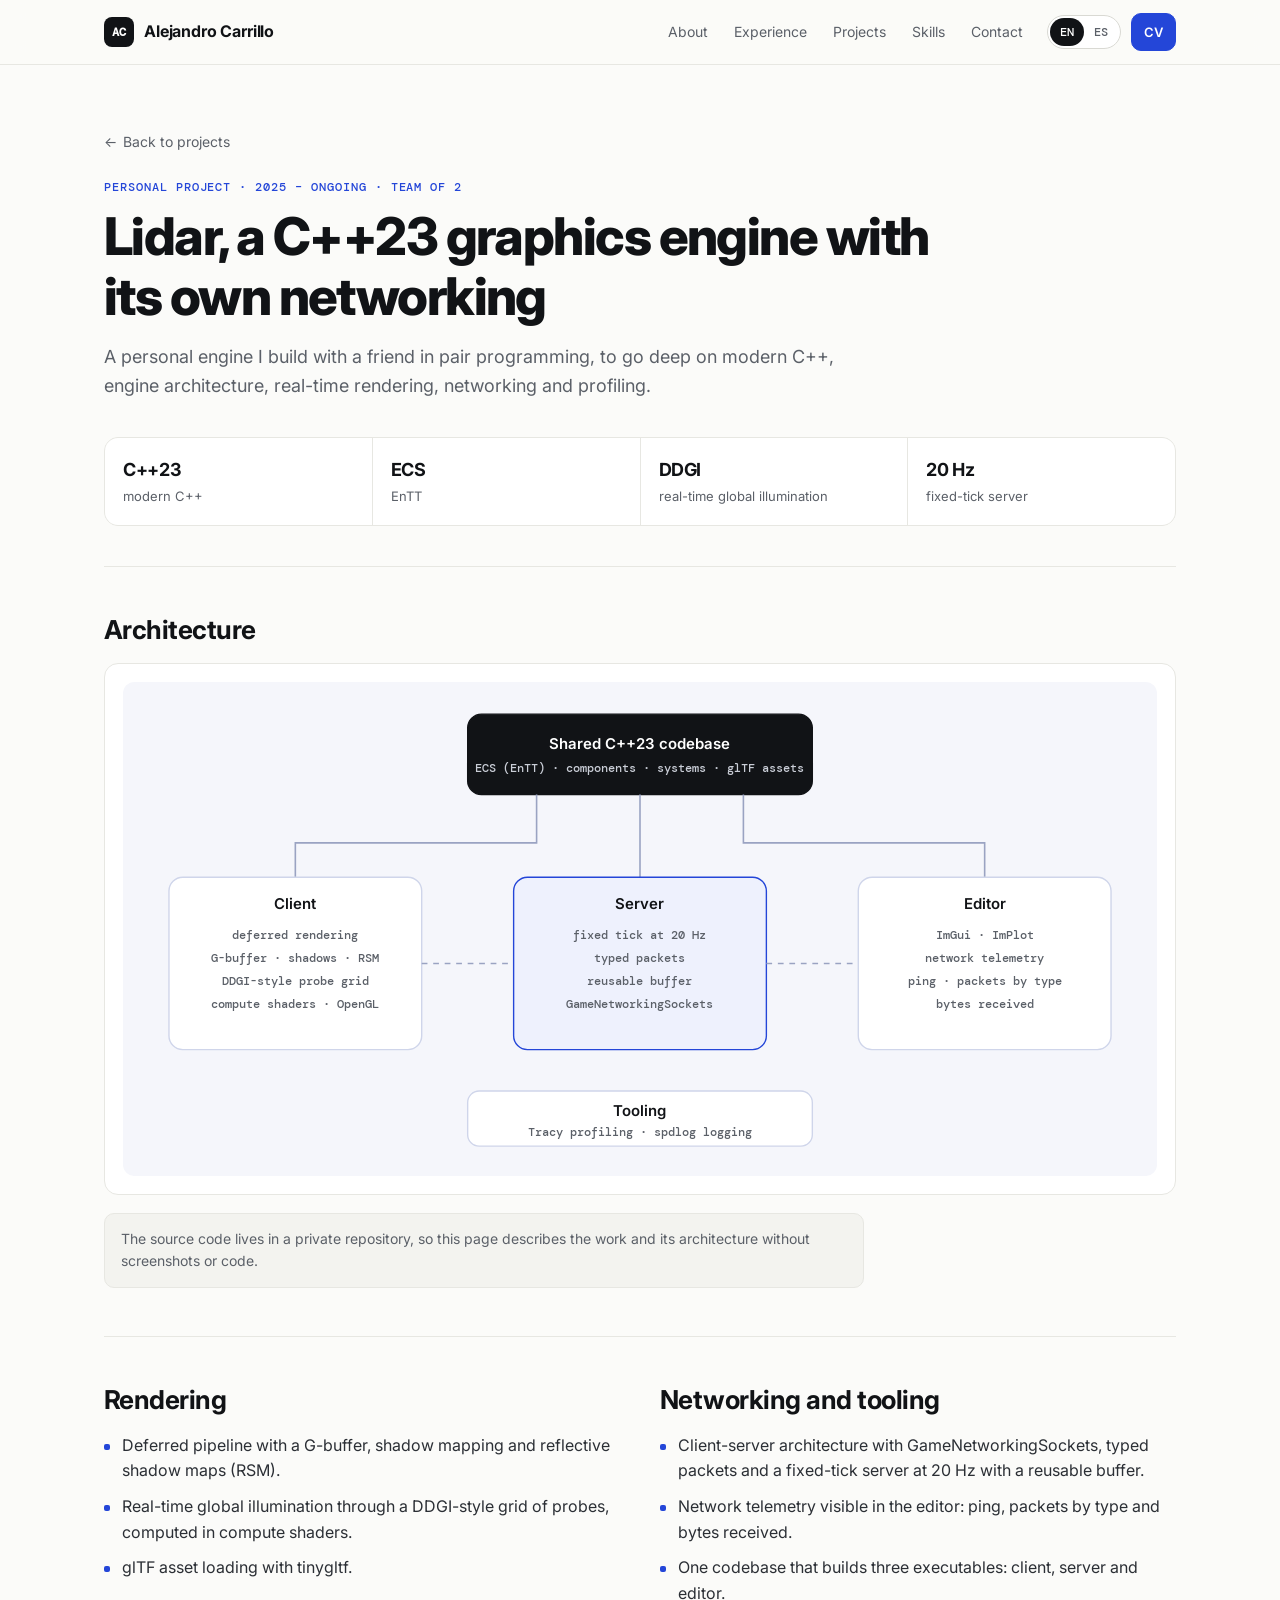
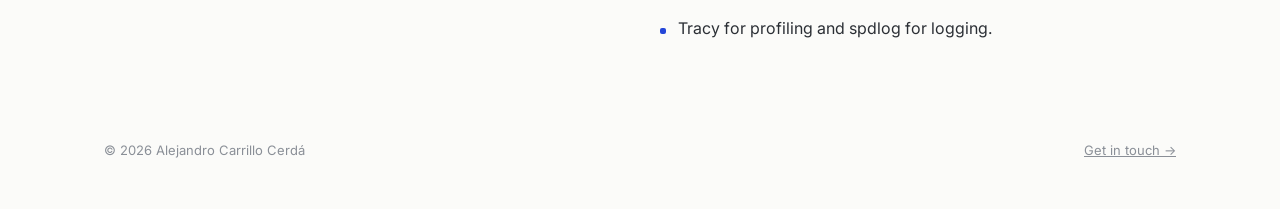
<file: lidar.html>
<!DOCTYPE html>
<html lang="en" data-ui-lang="en" class="no-js">
<head>
  <meta charset="UTF-8">
  <meta name="viewport" content="width=device-width, initial-scale=1.0">
  <title>Lidar · C++23 Graphics Engine · Alejandro Carrillo Cerdá</title>
  <meta name="title-en" content="Lidar · C++23 Graphics Engine · Alejandro Carrillo Cerdá">
  <meta name="title-es" content="Lidar · Motor gráfico en C++23 · Alejandro Carrillo Cerdá">
  <meta name="description" content="Lidar: a C++23 engine with ECS architecture, deferred rendering, DDGI-style global illumination and client-server networking.">
  <link rel="icon" href="favicon.svg" type="image/svg+xml">
  <link rel="preconnect" href="https://fonts.googleapis.com">
  <link rel="preconnect" href="https://fonts.gstatic.com" crossorigin>
  <link href="https://fonts.googleapis.com/css2?family=DM+Mono:wght@400;500&family=Inter:wght@400;500;600;700;800&display=swap" rel="stylesheet">
  <link rel="stylesheet" href="style.css?v=7">
  <script>(function(){var l;try{l=localStorage.getItem('lang')}catch(e){}if(!l){l=(navigator.language||'en').toLowerCase().indexOf('es')===0?'es':'en'}document.documentElement.setAttribute('data-ui-lang',l);document.documentElement.setAttribute('lang',l)})();</script>
</head>
<body>
  <header class="nav">
    <div class="wrap">
      <a class="brand" href="index.html"><span class="brand-mark">AC</span><span>Alejandro Carrillo</span></a>
      <nav class="nav-links" id="nav-links">
        <a href="index.html#about"><span data-lang="en">About</span><span data-lang="es">Sobre mí</span></a>
        <a href="index.html#experience"><span data-lang="en">Experience</span><span data-lang="es">Experiencia</span></a>
        <a href="index.html#projects"><span data-lang="en">Projects</span><span data-lang="es">Proyectos</span></a>
        <a href="index.html#skills"><span data-lang="en">Skills</span><span data-lang="es">Habilidades</span></a>
        <a href="index.html#contact"><span data-lang="en">Contact</span><span data-lang="es">Contacto</span></a>
      </nav>
      <div class="nav-actions">
        <div class="lang-toggle" role="group" aria-label="Language"><button type="button" data-set="en" aria-pressed="true">EN</button><button type="button" data-set="es" aria-pressed="false">ES</button></div>
        <a class="btn btn-sm btn-primary" href="Alejandro_Carrillo_CV_EN.pdf" data-href-en="Alejandro_Carrillo_CV_EN.pdf" data-href-es="Alejandro_Carrillo_CV_ES.pdf" target="_blank" rel="noopener">CV</a>
        <button class="menu-toggle" type="button" aria-label="Menu" aria-controls="nav-links" aria-expanded="false"><svg viewBox="0 0 24 24" fill="none" stroke="currentColor" stroke-width="2" stroke-linecap="round"><path d="M4 7h16M4 12h16M4 17h16"/></svg></button>
      </div>
    </div>
  </header>

  <main class="wrap">
    <section class="detail-hero">
      <a class="back" href="index.html#projects">← <span data-lang="en">Back to projects</span><span data-lang="es">Volver a proyectos</span></a>
      <p class="kicker"><span data-lang="en">Personal project · 2025 – ongoing · team of 2</span><span data-lang="es">Proyecto personal · 2025 – en curso · equipo de 2</span></p>
      <h1 data-lang="en">Lidar, a C++23 graphics engine with its own networking</h1>
      <h1 data-lang="es">Lidar, un motor gráfico en C++23 con red propia</h1>
      <p class="lead" data-lang="en">A personal engine I build with a friend in pair programming, to go deep on modern C++, engine architecture, real-time rendering, networking and profiling.</p>
      <p class="lead" data-lang="es">Un motor propio que desarrollo con un amigo en pair programming, para profundizar en C++ moderno, arquitectura de motores, renderizado en tiempo real, redes y profiling.</p>
      <div class="spec-strip">
        <div><b>C++23</b><span data-lang="en">modern C++</span><span data-lang="es">C++ moderno</span></div>
        <div><b>ECS</b><span>EnTT</span></div>
        <div><b>DDGI</b><span data-lang="en">real-time global illumination</span><span data-lang="es">iluminación global en tiempo real</span></div>
        <div><b>20 Hz</b><span data-lang="en">fixed-tick server</span><span data-lang="es">servidor a tick fijo</span></div>
      </div>
    </section>

    <section class="detail-section">
      <h2 class="reveal" data-lang="en">Architecture</h2><h2 class="reveal" data-lang="es">Arquitectura</h2>
      <div class="diagram reveal">
        <svg viewBox="0 0 900 430" role="img" aria-label="Lidar architecture diagram">
          <rect class="dg-bg" width="900" height="430" rx="10"/>
          <rect class="dg-box dark" x="300" y="28" width="300" height="70" rx="12"/>
          <text class="dg-w" x="450" y="58" text-anchor="middle">Shared C++23 codebase</text>
          <text class="dg-ws" x="450" y="78" text-anchor="middle">ECS (EnTT) · components · systems · glTF assets</text>
          <path class="dg-line" d="M360 98 V140 H150 V170"/><path class="dg-line" d="M450 98 V170"/><path class="dg-line" d="M540 98 V140 H750 V170"/>
          <rect class="dg-box" x="40" y="170" width="220" height="150" rx="12"/>
          <text class="dg-t" x="150" y="198" text-anchor="middle">Client</text>
          <text class="dg-s" x="150" y="224" text-anchor="middle">deferred rendering</text>
          <text class="dg-s" x="150" y="244" text-anchor="middle">G-buffer · shadows · RSM</text>
          <text class="dg-s" x="150" y="264" text-anchor="middle">DDGI-style probe grid</text>
          <text class="dg-s" x="150" y="284" text-anchor="middle">compute shaders · OpenGL</text>
          <rect class="dg-box acc" x="340" y="170" width="220" height="150" rx="12"/>
          <text class="dg-t" x="450" y="198" text-anchor="middle">Server</text>
          <text class="dg-s" x="450" y="224" text-anchor="middle">fixed tick at 20 Hz</text>
          <text class="dg-s" x="450" y="244" text-anchor="middle">typed packets</text>
          <text class="dg-s" x="450" y="264" text-anchor="middle">reusable buffer</text>
          <text class="dg-s" x="450" y="284" text-anchor="middle">GameNetworkingSockets</text>
          <rect class="dg-box" x="640" y="170" width="220" height="150" rx="12"/>
          <text class="dg-t" x="750" y="198" text-anchor="middle">Editor</text>
          <text class="dg-s" x="750" y="224" text-anchor="middle">ImGui · ImPlot</text>
          <text class="dg-s" x="750" y="244" text-anchor="middle">network telemetry</text>
          <text class="dg-s" x="750" y="264" text-anchor="middle">ping · packets by type</text>
          <text class="dg-s" x="750" y="284" text-anchor="middle">bytes received</text>
          <path class="dg-line" d="M260 245 H340" stroke-dasharray="5 5"/><path class="dg-line" d="M560 245 H640" stroke-dasharray="5 5"/>
          <rect class="dg-box" x="300" y="356" width="300" height="48" rx="10"/>
          <text class="dg-t" x="450" y="378" text-anchor="middle">Tooling</text>
          <text class="dg-s" x="450" y="395" text-anchor="middle">Tracy profiling · spdlog logging</text>
        </svg>
      </div>
      <p class="note reveal" data-lang="en">The source code lives in a private repository, so this page describes the work and its architecture without screenshots or code.</p>
      <p class="note reveal" data-lang="es">El código está en un repositorio privado, así que esta página describe el trabajo y su arquitectura sin capturas ni código.</p>
    </section>

    <section class="detail-section">
      <div class="cols-2">
        <div class="prose reveal">
          <h2 data-lang="en">Rendering</h2><h2 data-lang="es">Renderizado</h2>
          <ul data-lang="en"><li>Deferred pipeline with a G-buffer, shadow mapping and reflective shadow maps (RSM).</li><li>Real-time global illumination through a DDGI-style grid of probes, computed in compute shaders.</li><li>glTF asset loading with tinygltf.</li></ul>
          <ul data-lang="es"><li>Pipeline diferido con G-buffer, sombras y reflective shadow maps (RSM).</li><li>Iluminación global en tiempo real mediante una rejilla de probes tipo DDGI, calculada en compute shaders.</li><li>Carga de assets glTF con tinygltf.</li></ul>
        </div>
        <div class="prose reveal">
          <h2 data-lang="en">Networking and tooling</h2><h2 data-lang="es">Red y herramientas</h2>
          <ul data-lang="en"><li>Client-server architecture with GameNetworkingSockets, typed packets and a fixed-tick server at 20 Hz with a reusable buffer.</li><li>Network telemetry visible in the editor: ping, packets by type and bytes received.</li><li>One codebase that builds three executables: client, server and editor.</li><li>Tracy for profiling and spdlog for logging.</li></ul>
          <ul data-lang="es"><li>Arquitectura cliente-servidor con GameNetworkingSockets, paquetes tipados y un servidor a tick fijo de 20 Hz con buffer reutilizable.</li><li>Telemetría de red visible en el editor: ping, paquetes por tipo y bytes recibidos.</li><li>Un único codebase que genera tres ejecutables: cliente, servidor y editor.</li><li>Tracy para profiling y spdlog para logging.</li></ul>
        </div>
      </div>
    </section>
  </main>

  <footer><div class="wrap"><span>© <span id="year">2026</span> Alejandro Carrillo Cerdá</span><a href="index.html#contact" style="color:inherit"><span data-lang="en">Get in touch →</span><span data-lang="es">Contactar →</span></a></div></footer>
  <script src="script.js?v=7"></script>
</body>
</html>
</file>
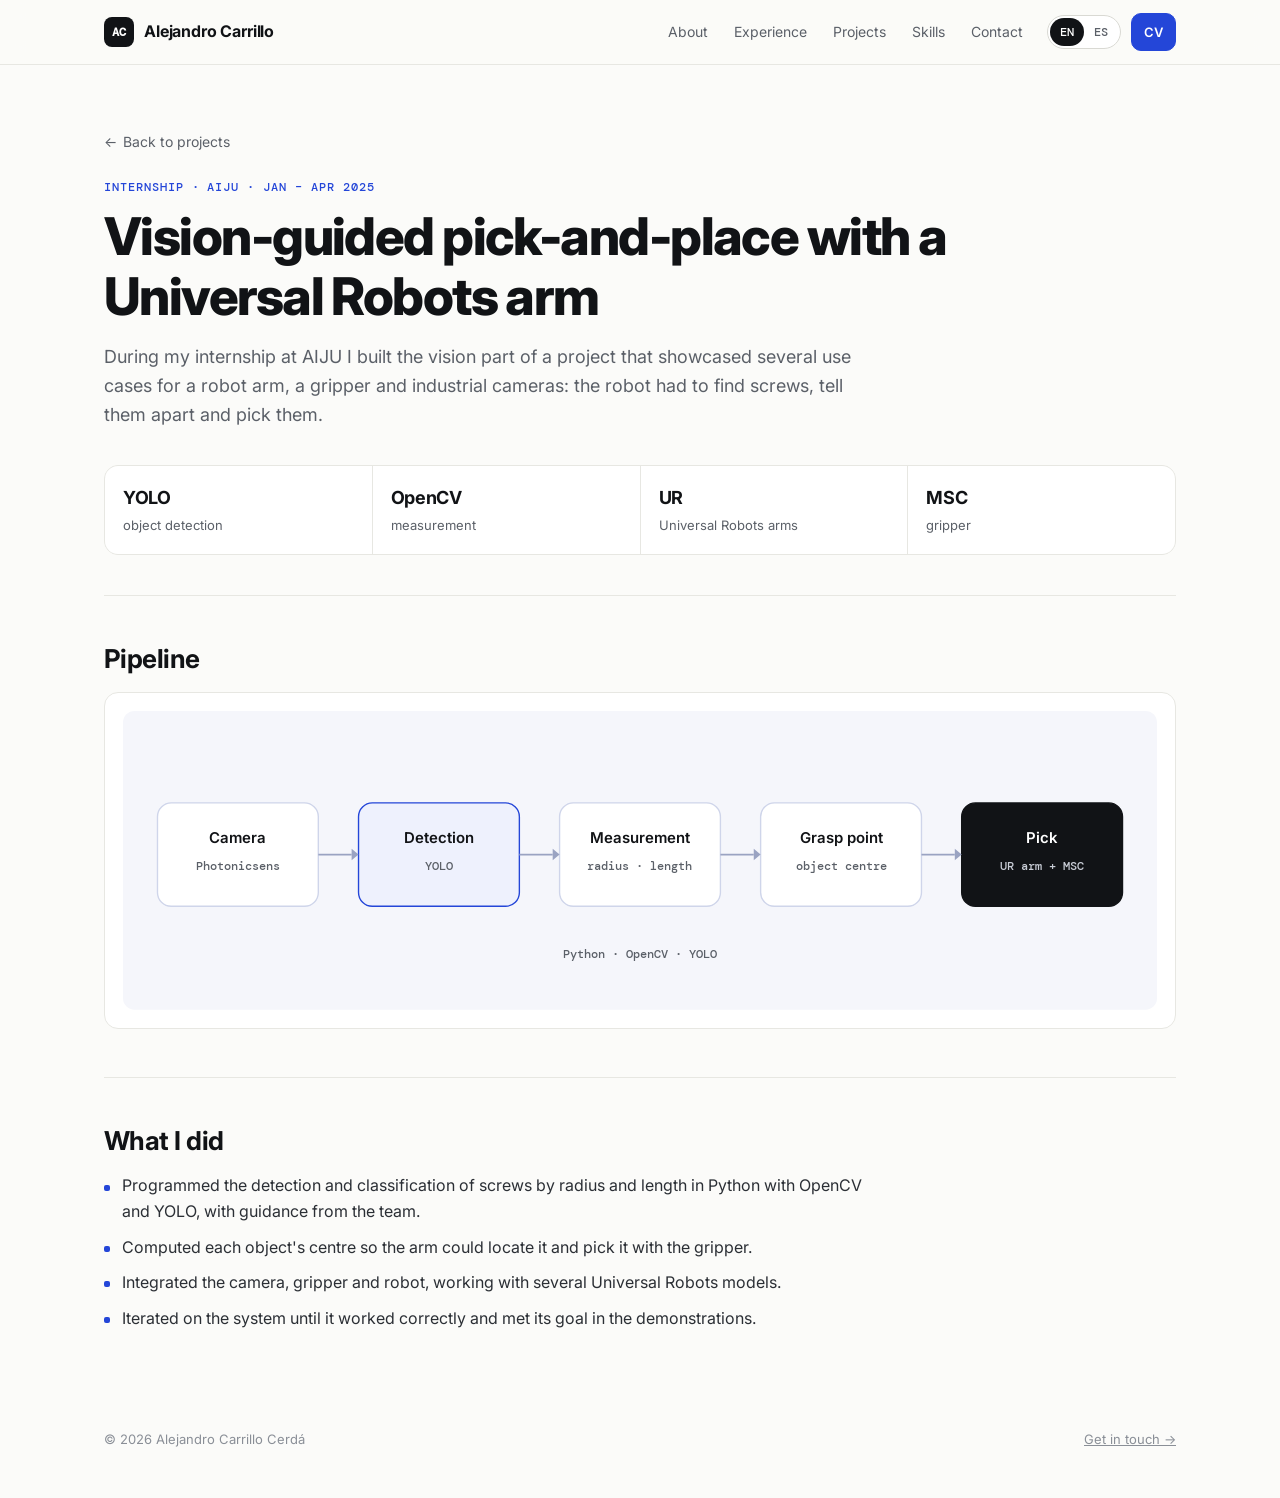
<file: vision.html>
<!DOCTYPE html>
<html lang="en" data-ui-lang="en" class="no-js">
<head>
  <meta charset="UTF-8">
  <meta name="viewport" content="width=device-width, initial-scale=1.0">
  <title>Vision-guided pick-and-place · Alejandro Carrillo Cerdá</title>
  <meta name="title-en" content="Vision-guided pick-and-place · Alejandro Carrillo Cerdá">
  <meta name="title-es" content="Pick-and-place guiado por visión · Alejandro Carrillo Cerdá">
  <meta name="description" content="Internship at AIJU: a computer vision system (Python, OpenCV, YOLO) that classifies screws and guides a Universal Robots arm to pick them.">
  <link rel="icon" href="favicon.svg" type="image/svg+xml">
  <link rel="preconnect" href="https://fonts.googleapis.com">
  <link rel="preconnect" href="https://fonts.gstatic.com" crossorigin>
  <link href="https://fonts.googleapis.com/css2?family=DM+Mono:wght@400;500&family=Inter:wght@400;500;600;700;800&display=swap" rel="stylesheet">
  <link rel="stylesheet" href="style.css?v=7">
  <script>(function(){var l;try{l=localStorage.getItem('lang')}catch(e){}if(!l){l=(navigator.language||'en').toLowerCase().indexOf('es')===0?'es':'en'}document.documentElement.setAttribute('data-ui-lang',l);document.documentElement.setAttribute('lang',l)})();</script>
</head>
<body>
  <header class="nav">
    <div class="wrap">
      <a class="brand" href="index.html"><span class="brand-mark">AC</span><span>Alejandro Carrillo</span></a>
      <nav class="nav-links" id="nav-links">
        <a href="index.html#about"><span data-lang="en">About</span><span data-lang="es">Sobre mí</span></a>
        <a href="index.html#experience"><span data-lang="en">Experience</span><span data-lang="es">Experiencia</span></a>
        <a href="index.html#projects"><span data-lang="en">Projects</span><span data-lang="es">Proyectos</span></a>
        <a href="index.html#skills"><span data-lang="en">Skills</span><span data-lang="es">Habilidades</span></a>
        <a href="index.html#contact"><span data-lang="en">Contact</span><span data-lang="es">Contacto</span></a>
      </nav>
      <div class="nav-actions">
        <div class="lang-toggle" role="group" aria-label="Language"><button type="button" data-set="en" aria-pressed="true">EN</button><button type="button" data-set="es" aria-pressed="false">ES</button></div>
        <a class="btn btn-sm btn-primary" href="Alejandro_Carrillo_CV_EN.pdf" data-href-en="Alejandro_Carrillo_CV_EN.pdf" data-href-es="Alejandro_Carrillo_CV_ES.pdf" target="_blank" rel="noopener">CV</a>
        <button class="menu-toggle" type="button" aria-label="Menu" aria-controls="nav-links" aria-expanded="false"><svg viewBox="0 0 24 24" fill="none" stroke="currentColor" stroke-width="2" stroke-linecap="round"><path d="M4 7h16M4 12h16M4 17h16"/></svg></button>
      </div>
    </div>
  </header>

  <main class="wrap">
    <section class="detail-hero">
      <a class="back" href="index.html#projects">← <span data-lang="en">Back to projects</span><span data-lang="es">Volver a proyectos</span></a>
      <p class="kicker"><span data-lang="en">Internship · AIJU · Jan – Apr 2025</span><span data-lang="es">Prácticas · AIJU · ene. – abr. 2025</span></p>
      <h1 data-lang="en">Vision-guided pick-and-place with a Universal Robots arm</h1>
      <h1 data-lang="es">Pick-and-place guiado por visión con un brazo Universal Robots</h1>
      <p class="lead" data-lang="en">During my internship at AIJU I built the vision part of a project that showcased several use cases for a robot arm, a gripper and industrial cameras: the robot had to find screws, tell them apart and pick them.</p>
      <p class="lead" data-lang="es">Durante mis prácticas en AIJU desarrollé la parte de visión de un proyecto que mostraba varios casos de uso de un brazo robótico, una pinza y cámaras industriales: el robot tenía que encontrar tornillos, distinguirlos y cogerlos.</p>
      <div class="spec-strip">
        <div><b>YOLO</b><span data-lang="en">object detection</span><span data-lang="es">detección de objetos</span></div>
        <div><b>OpenCV</b><span data-lang="en">measurement</span><span data-lang="es">medición</span></div>
        <div><b>UR</b><span data-lang="en">Universal Robots arms</span><span data-lang="es">brazos Universal Robots</span></div>
        <div><b>MSC</b><span data-lang="en">gripper</span><span data-lang="es">pinza</span></div>
      </div>
    </section>

    <section class="detail-section">
      <h2 class="reveal" data-lang="en">Pipeline</h2><h2 class="reveal" data-lang="es">Cómo funciona</h2>
      <div class="diagram reveal">
        <svg viewBox="0 0 900 260" role="img" aria-label="Pipeline: camera, YOLO detection, OpenCV measurement, grasp point, robot pick">
          <rect class="dg-bg" width="900" height="260" rx="10"/>
          <rect class="dg-box" x="30" y="80" width="140" height="90" rx="12"/><text class="dg-t" x="100" y="115" text-anchor="middle">Camera</text><text class="dg-s" x="100" y="138" text-anchor="middle">Photonicsens</text>
          <rect class="dg-box acc" x="205" y="80" width="140" height="90" rx="12"/><text class="dg-t" x="275" y="115" text-anchor="middle">Detection</text><text class="dg-s" x="275" y="138" text-anchor="middle">YOLO</text>
          <rect class="dg-box" x="380" y="80" width="140" height="90" rx="12"/><text class="dg-t" x="450" y="115" text-anchor="middle">Measurement</text><text class="dg-s" x="450" y="138" text-anchor="middle">radius · length</text>
          <rect class="dg-box" x="555" y="80" width="140" height="90" rx="12"/><text class="dg-t" x="625" y="115" text-anchor="middle">Grasp point</text><text class="dg-s" x="625" y="138" text-anchor="middle">object centre</text>
          <rect class="dg-box dark" x="730" y="80" width="140" height="90" rx="12"/><text class="dg-w" x="800" y="115" text-anchor="middle">Pick</text><text class="dg-ws" x="800" y="138" text-anchor="middle">UR arm + MSC</text>
          <path class="dg-line" d="M170 125 H199"/><path class="dg-arrow" d="M199 120 l6 5 -6 5z"/>
          <path class="dg-line" d="M345 125 H374"/><path class="dg-arrow" d="M374 120 l6 5 -6 5z"/>
          <path class="dg-line" d="M520 125 H549"/><path class="dg-arrow" d="M549 120 l6 5 -6 5z"/>
          <path class="dg-line" d="M695 125 H724"/><path class="dg-arrow" d="M724 120 l6 5 -6 5z"/>
          <text class="dg-s" x="450" y="215" text-anchor="middle">Python · OpenCV · YOLO</text>
        </svg>
      </div>
    </section>

    <section class="detail-section">
      <div class="prose reveal">
        <h2 data-lang="en">What I did</h2><h2 data-lang="es">Qué hice</h2>
        <ul data-lang="en"><li>Programmed the detection and classification of screws by radius and length in Python with OpenCV and YOLO, with guidance from the team.</li><li>Computed each object's centre so the arm could locate it and pick it with the gripper.</li><li>Integrated the camera, gripper and robot, working with several Universal Robots models.</li><li>Iterated on the system until it worked correctly and met its goal in the demonstrations.</li></ul>
        <ul data-lang="es"><li>Programé la detección y clasificación de tornillos por radio y longitud en Python con OpenCV y YOLO, con la guía del equipo.</li><li>Calculé el centro de cada objeto para que el brazo pudiera localizarlo y cogerlo con la pinza.</li><li>Integré cámara, pinza y robot, trabajando con distintos modelos de Universal Robots.</li><li>Fui iterando el sistema hasta que funcionó correctamente y cumplió su objetivo en las demostraciones.</li></ul>
      </div>
    </section>
  </main>

  <footer><div class="wrap"><span>© <span id="year">2026</span> Alejandro Carrillo Cerdá</span><a href="index.html#contact" style="color:inherit"><span data-lang="en">Get in touch →</span><span data-lang="es">Contactar →</span></a></div></footer>
  <script src="script.js?v=7"></script>
</body>
</html>
</file>
<file: style.css>
/* Alejandro Carrillo Cerdá — portfolio. Light, minimal, recruiter-first. */
:root {
  --bg: #fbfbf9;
  --surface: #ffffff;
  --ink: #111316;
  --ink-2: #2b2f35;
  --muted: #5b6068;
  --faint: #8a8f97;
  --line: #e7e7e2;
  --line-2: #d9d9d3;
  --accent: #2446d8;
  --accent-ink: #1a34a8;
  --accent-soft: #eef1fd;
  --ok: #1f8a5b;
  --radius: 14px;
  --maxw: 1120px;
  --mono: "DM Mono", ui-monospace, SFMono-Regular, Menlo, monospace;
  --sans: Inter, system-ui, -apple-system, "Segoe UI", Roboto, Arial, sans-serif;
}

*, *::before, *::after { box-sizing: border-box; }
html { scroll-behavior: smooth; -webkit-text-size-adjust: 100%; }
body { margin: 0; background: var(--bg); color: var(--ink); font-family: var(--sans); font-size: 16px; line-height: 1.6; overflow-x: hidden; }
img { max-width: 100%; display: block; }
a { color: inherit; }
h1, h2, h3, h4 { margin: 0; line-height: 1.15; letter-spacing: -0.02em; color: var(--ink); }
p { margin: 0; }
ul { margin: 0; padding: 0; }
:focus-visible { outline: 2px solid var(--accent); outline-offset: 3px; border-radius: 4px; }

/* ---------- language toggle ---------- */
html[data-ui-lang="en"] [data-lang="es"],
html[data-ui-lang="es"] [data-lang="en"] { display: none !important; }

/* ---------- layout ---------- */
.wrap { width: 100%; max-width: var(--maxw); margin: 0 auto; padding: 0 24px; }
.section { padding: 96px 0; border-top: 1px solid var(--line); }
.section:first-of-type { border-top: 0; }
.kicker { font: 500 12px/1 var(--mono); letter-spacing: .08em; text-transform: uppercase; color: var(--accent); margin-bottom: 14px; }
.section-title { font-size: clamp(28px, 3.6vw, 40px); font-weight: 700; margin-bottom: 16px; }
.section-intro { color: var(--muted); max-width: 640px; font-size: 17px; }
.section-head { margin-bottom: 48px; }

/* ---------- header ---------- */
.nav { position: sticky; top: 0; z-index: 30; background: rgba(251, 251, 249, .86); backdrop-filter: saturate(160%) blur(12px); -webkit-backdrop-filter: saturate(160%) blur(12px); border-bottom: 1px solid var(--line); }
.nav .wrap { height: 64px; display: flex; align-items: center; gap: 24px; }
.brand { display: flex; align-items: center; gap: 10px; text-decoration: none; font-weight: 700; letter-spacing: -0.01em; white-space: nowrap; }
.brand-mark { width: 30px; height: 30px; border-radius: 8px; background: var(--ink); color: #fff; display: grid; place-items: center; font: 600 12px var(--mono); }
.nav-links { display: flex; gap: 26px; margin-left: auto; }
.nav-links a { text-decoration: none; font-size: 14px; color: var(--muted); transition: color .15s; }
.nav-links a:hover { color: var(--ink); }
.nav-actions { display: flex; align-items: center; gap: 10px; }
.lang-toggle { display: inline-flex; border: 1px solid var(--line-2); border-radius: 999px; padding: 2px; background: var(--surface); }
.lang-toggle button { border: 0; background: transparent; font: 500 12px var(--mono); padding: 6px 10px; border-radius: 999px; color: var(--muted); cursor: pointer; }
.lang-toggle button[aria-pressed="true"] { background: var(--ink); color: #fff; }
.menu-toggle { display: none; border: 1px solid var(--line-2); background: var(--surface); border-radius: 10px; width: 40px; height: 40px; cursor: pointer; color: var(--ink); }
.menu-toggle svg { width: 18px; height: 18px; }

/* ---------- buttons ---------- */
.btn { display: inline-flex; align-items: center; gap: 8px; padding: 12px 18px; border-radius: 10px; font-weight: 600; font-size: 14px; text-decoration: none; border: 1px solid var(--line-2); background: var(--surface); color: var(--ink); transition: transform .15s, box-shadow .15s, background .15s; }
.btn:hover { transform: translateY(-1px); box-shadow: 0 6px 18px rgba(17, 19, 22, .08); }
.btn-primary { background: var(--accent); border-color: var(--accent); color: #fff; }
.btn-primary:hover { background: var(--accent-ink); }
.btn-sm { padding: 8px 12px; font-size: 13px; }
.btn svg { width: 16px; height: 16px; }

/* ---------- hero ---------- */
.hero { padding: 88px 0 72px; }
.hero-grid { display: grid; grid-template-columns: 1.25fr .95fr; gap: 56px; align-items: center; }
.status { display: inline-flex; align-items: center; gap: 8px; font-size: 13px; color: var(--muted); border: 1px solid var(--line); background: var(--surface); padding: 6px 12px; border-radius: 999px; margin-bottom: 26px; }
.status i { width: 8px; height: 8px; border-radius: 50%; background: var(--ok); box-shadow: 0 0 0 4px rgba(31, 138, 91, .14); }
.hero h1 { font-size: clamp(38px, 5.6vw, 64px); font-weight: 800; letter-spacing: -0.035em; margin-bottom: 14px; }
.hero .role { font-size: clamp(19px, 2.2vw, 24px); color: var(--ink-2); font-weight: 500; margin-bottom: 22px; }
.hero .role b { color: var(--accent); font-weight: 600; }
.hero .lead { color: var(--muted); font-size: 17px; max-width: 600px; margin-bottom: 32px; }
.hero-actions { display: flex; flex-wrap: wrap; gap: 10px; }
.hero-links { display: flex; flex-wrap: wrap; gap: 18px; margin-top: 26px; font-size: 14px; }
.hero-links a { color: var(--muted); text-decoration: none; border-bottom: 1px solid var(--line-2); padding-bottom: 2px; }
.hero-links a:hover { color: var(--ink); border-color: var(--ink); }

.spec-card { background: var(--surface); border: 1px solid var(--line); border-radius: var(--radius); padding: 26px; box-shadow: 0 20px 50px -30px rgba(17, 19, 22, .25); }
.spec-card .spec-head { display: flex; justify-content: space-between; align-items: center; font: 500 12px var(--mono); color: var(--faint); margin-bottom: 18px; text-transform: uppercase; letter-spacing: .06em; }
.metrics { display: grid; grid-template-columns: 1fr 1fr; gap: 1px; background: var(--line); border: 1px solid var(--line); border-radius: 10px; overflow: hidden; }
.metric { background: var(--surface); padding: 18px 16px; }
.metric b { display: block; font-size: 28px; font-weight: 700; letter-spacing: -0.03em; color: var(--ink); }
.metric span { display: block; font-size: 13px; color: var(--muted); margin-top: 4px; line-height: 1.4; }
.spec-foot { margin-top: 18px; font-size: 13px; color: var(--muted); display: flex; gap: 8px; align-items: flex-start; }
.spec-foot svg { width: 16px; height: 16px; flex: none; margin-top: 2px; color: var(--accent); }

/* ---------- about ---------- */
.about-grid { display: grid; grid-template-columns: 1.3fr 1fr; gap: 56px; }
.about-text p { color: var(--ink-2); font-size: 17px; margin-bottom: 16px; }
.about-text p.muted { color: var(--muted); }
.facts { display: grid; gap: 0; border-top: 1px solid var(--line); }
.facts div { display: grid; grid-template-columns: 130px 1fr; gap: 16px; padding: 14px 0; border-bottom: 1px solid var(--line); font-size: 14px; }
.facts dt { font: 500 12px var(--mono); color: var(--faint); text-transform: uppercase; letter-spacing: .05em; padding-top: 2px; }
.facts dd { margin: 0; color: var(--ink-2); }

/* ---------- experience ---------- */
.timeline { display: grid; gap: 18px; }
.job { display: grid; grid-template-columns: 200px 1fr; gap: 32px; background: var(--surface); border: 1px solid var(--line); border-radius: var(--radius); padding: 28px; }
.job-meta { font-size: 14px; color: var(--muted); }
.job-meta .date { font: 500 12px var(--mono); color: var(--accent); text-transform: uppercase; letter-spacing: .04em; display: block; margin-bottom: 8px; }
.job h3 { font-size: 20px; margin-bottom: 4px; }
.job .org { color: var(--muted); font-size: 15px; margin-bottom: 16px; }
.job ul { list-style: none; display: grid; gap: 9px; }
.job li { position: relative; padding-left: 18px; color: var(--ink-2); font-size: 15px; }
.job li::before { content: ""; position: absolute; left: 0; top: .7em; width: 6px; height: 6px; border-radius: 2px; background: var(--accent); }
.job li b { font-weight: 600; }
.tags { display: flex; flex-wrap: wrap; gap: 6px; margin-top: 18px; }
.tags span { font: 500 12px var(--mono); color: var(--ink-2); background: #f3f3ef; border: 1px solid var(--line); padding: 4px 9px; border-radius: 6px; }

/* ---------- projects ---------- */
.projects { display: grid; grid-template-columns: repeat(2, 1fr); gap: 20px; }
.project { display: flex; flex-direction: column; background: var(--surface); border: 1px solid var(--line); border-radius: var(--radius); overflow: hidden; text-decoration: none; transition: transform .2s, box-shadow .2s, border-color .2s; }
.project:hover { transform: translateY(-3px); box-shadow: 0 18px 40px -24px rgba(17, 19, 22, .35); border-color: var(--line-2); }
.project.featured { grid-column: 1 / -1; display: grid; grid-template-columns: 1.1fr 1fr; }
.project-media { position: relative; background: #f2f2ee; aspect-ratio: 16 / 10; overflow: hidden; border-bottom: 1px solid var(--line); }
.project.featured .project-media { aspect-ratio: auto; min-height: 320px; border-bottom: 0; border-right: 1px solid var(--line); }
.project-media img { width: 100%; height: 100%; object-fit: cover; }
.project-media .badge { position: absolute; top: 14px; left: 14px; font: 500 11px var(--mono); background: rgba(255, 255, 255, .92); border: 1px solid var(--line); padding: 4px 8px; border-radius: 6px; color: var(--ink-2); text-transform: uppercase; letter-spacing: .04em; }
.project-media svg { width: 100%; height: 100%; }
.project-body { padding: 26px; display: flex; flex-direction: column; flex: 1; }
.project-body .meta { font: 500 12px var(--mono); color: var(--faint); text-transform: uppercase; letter-spacing: .05em; margin-bottom: 10px; }
.project-body h3 { font-size: 22px; margin-bottom: 10px; }
.project-body p { color: var(--muted); font-size: 15px; }
.project-body .tags { margin-top: auto; padding-top: 18px; }
.more { margin-top: 18px; font-weight: 600; font-size: 14px; color: var(--accent); display: inline-flex; gap: 6px; align-items: center; }
.project:hover .more { gap: 9px; }

/* diagram colours (inline SVG) */
.dg-bg { fill: #f5f6fb; }
.dg-box { fill: #fff; stroke: #cfd5ea; stroke-width: 1.2; }
.dg-box.acc { fill: var(--accent-soft); stroke: var(--accent); }
.dg-box.dark { fill: var(--ink); stroke: var(--ink); }
.dg-t { font: 600 13px var(--sans); fill: var(--ink); }
.dg-s { font: 500 10.5px var(--mono); fill: var(--muted); }
.dg-w { font: 600 13px var(--sans); fill: #fff; }
.dg-ws { font: 500 10.5px var(--mono); fill: #c9cdd6; }
.dg-line { stroke: #9aa3c2; stroke-width: 1.4; fill: none; }
.dg-arrow { fill: #9aa3c2; }

/* ---------- skills ---------- */
.skills { display: grid; grid-template-columns: repeat(3, 1fr); gap: 18px; }
.skill { background: var(--surface); border: 1px solid var(--line); border-radius: var(--radius); padding: 22px; }
.skill h3 { font-size: 16px; margin-bottom: 12px; display: flex; gap: 10px; align-items: center; }
.skill h3 > span:first-child { font: 500 11px var(--mono); color: var(--accent); background: var(--accent-soft); padding: 3px 7px; border-radius: 5px; }
.skill ul { list-style: none; display: grid; gap: 7px; }
.skill li { font-size: 14px; color: var(--ink-2); }
.skill li small { color: var(--faint); font-size: 12px; }

/* ---------- education / leadership ---------- */
.two-col { display: grid; grid-template-columns: 1fr 1fr; gap: 20px; }
.card { background: var(--surface); border: 1px solid var(--line); border-radius: var(--radius); padding: 26px; }
.card h3 { font-size: 18px; margin-bottom: 18px; }
.entry { padding: 14px 0; border-top: 1px solid var(--line); }
.entry:first-of-type { border-top: 0; padding-top: 0; }
.entry b { display: block; font-size: 15px; }
.entry span { display: block; font-size: 14px; color: var(--muted); }
.entry .when { font: 500 12px var(--mono); color: var(--faint); margin-top: 3px; }
.entry p { font-size: 14px; color: var(--ink-2); margin-top: 6px; }
.lang-row { display: flex; flex-wrap: wrap; gap: 10px; margin-top: 6px; }
.lang-row span { font-size: 14px; background: #f3f3ef; border: 1px solid var(--line); border-radius: 999px; padding: 5px 12px; color: var(--ink-2); }

/* ---------- contact ---------- */
.contact-card { background: var(--ink); color: #fff; border-radius: 20px; padding: 56px; display: grid; grid-template-columns: 1.3fr 1fr; gap: 40px; align-items: center; }
.contact-card h2 { color: #fff; font-size: clamp(28px, 3.6vw, 40px); margin-bottom: 12px; }
.contact-card p { color: #b9bdc6; font-size: 16px; }
.contact-list { display: grid; gap: 10px; }
.contact-list a { display: flex; justify-content: space-between; align-items: center; text-decoration: none; padding: 14px 16px; border: 1px solid #2d3139; border-radius: 10px; color: #fff; font-size: 15px; transition: background .15s, border-color .15s; }
.contact-list a:hover { background: #1b1e24; border-color: #444955; }
.contact-list a small { color: #8f95a1; font: 500 12px var(--mono); }

footer { padding: 36px 0 48px; color: var(--faint); font-size: 13px; }
footer .wrap { display: flex; justify-content: space-between; gap: 16px; flex-wrap: wrap; }

/* ---------- project detail pages ---------- */
.detail-hero { padding: 64px 0 40px; }
.back { display: inline-flex; gap: 6px; align-items: center; font-size: 14px; color: var(--muted); text-decoration: none; margin-bottom: 28px; }
.back:hover { color: var(--ink); }
.detail-hero h1 { font-size: clamp(32px, 4.6vw, 52px); font-weight: 800; letter-spacing: -0.03em; margin-bottom: 16px; max-width: 860px; }
.detail-hero .lead { color: var(--muted); font-size: 18px; max-width: 760px; }
.spec-strip { display: grid; grid-template-columns: repeat(4, 1fr); gap: 1px; background: var(--line); border: 1px solid var(--line); border-radius: var(--radius); overflow: hidden; margin-top: 36px; }
.spec-strip div { background: var(--surface); padding: 18px; }
.spec-strip b { display: block; font-size: 18px; letter-spacing: -0.02em; }
.spec-strip span { display: block; font-size: 13px; color: var(--muted); margin-top: 2px; }
.detail-section { padding: 48px 0; border-top: 1px solid var(--line); }
.detail-section h2 { font-size: 26px; margin-bottom: 18px; }
.prose { max-width: 760px; }
.prose p { color: var(--ink-2); font-size: 16px; margin-bottom: 14px; }
.prose ul { list-style: none; display: grid; gap: 10px; margin: 6px 0 14px; }
.prose li { position: relative; padding-left: 18px; color: var(--ink-2); }
.prose li::before { content: ""; position: absolute; left: 0; top: .7em; width: 6px; height: 6px; border-radius: 2px; background: var(--accent); }
.gallery { display: grid; grid-template-columns: repeat(2, 1fr); gap: 16px; }
.gallery figure { margin: 0; background: var(--surface); border: 1px solid var(--line); border-radius: var(--radius); overflow: hidden; }
.gallery figure.wide { grid-column: 1 / -1; }
.gallery figure { display: flex; flex-direction: column; }
.gallery img { width: 100%; height: auto; aspect-ratio: 16 / 10; object-fit: contain; background: #fff; }
.gallery figure.wide img { aspect-ratio: 2 / 1; object-fit: cover; }
.gallery figcaption { margin-top: auto; }
.gallery figcaption { font-size: 13px; color: var(--muted); padding: 12px 16px; border-top: 1px solid var(--line); }
.diagram { background: var(--surface); border: 1px solid var(--line); border-radius: var(--radius); padding: 18px; overflow-x: auto; }
.diagram svg { min-width: 680px; width: 100%; height: auto; display: block; }
.note { font-size: 14px; color: var(--muted); background: #f3f3ef; border: 1px solid var(--line); border-radius: 10px; padding: 14px 16px; margin-top: 18px; max-width: 760px; }
.cols-2 { display: grid; grid-template-columns: 1fr 1fr; gap: 40px; }
.kv { list-style: none; display: grid; gap: 0; border-top: 1px solid var(--line); }
.kv li { display: grid; grid-template-columns: 170px 1fr; gap: 14px; padding: 12px 0; border-bottom: 1px solid var(--line); font-size: 14px; }
.kv li b { font-weight: 600; color: var(--ink); }
.kv li span { color: var(--ink-2); }

/* ---------- reveal ---------- */
.reveal { opacity: 0; transform: translateY(14px); transition: opacity .6s ease, transform .6s ease; }
.reveal.visible { opacity: 1; transform: none; }
.no-js .reveal { opacity: 1; transform: none; }
@media (prefers-reduced-motion: reduce) { .reveal { opacity: 1; transform: none; transition: none; } html { scroll-behavior: auto; } }

/* ---------- responsive ---------- */
@media (max-width: 960px) {
  .hero-grid, .about-grid, .contact-card, .cols-2 { grid-template-columns: 1fr; }
  .skills { grid-template-columns: 1fr 1fr; }
  .project.featured { grid-template-columns: 1fr; }
  .project.featured .project-media { min-height: 0; aspect-ratio: 16 / 10; border-right: 0; border-bottom: 1px solid var(--line); }
  .spec-strip { grid-template-columns: 1fr 1fr; }
}
@media (max-width: 760px) {
  .wrap { padding: 0 16px; }
  .section { padding: 64px 0; }
  .hero { padding: 48px 0 40px; }
  .menu-toggle { display: inline-grid; place-items: center; }
  .nav-links { display: none; position: absolute; top: 64px; left: 0; right: 0; flex-direction: column; gap: 0; background: var(--bg); border-bottom: 1px solid var(--line); padding: 8px 16px 16px; }
  .nav-links.open { display: flex; }
  .nav-links a { padding: 12px 0; border-bottom: 1px solid var(--line); font-size: 16px; }
  .nav .wrap { gap: 12px; }
  .nav-actions .btn { display: none; }
  .projects, .skills, .two-col, .gallery { grid-template-columns: 1fr; }
  .job { grid-template-columns: 1fr; gap: 10px; padding: 22px; }
  .facts div, .kv li { grid-template-columns: 1fr; gap: 2px; }
  .contact-card { padding: 32px 22px; }
  .metric b { font-size: 24px; }
}
</file>
